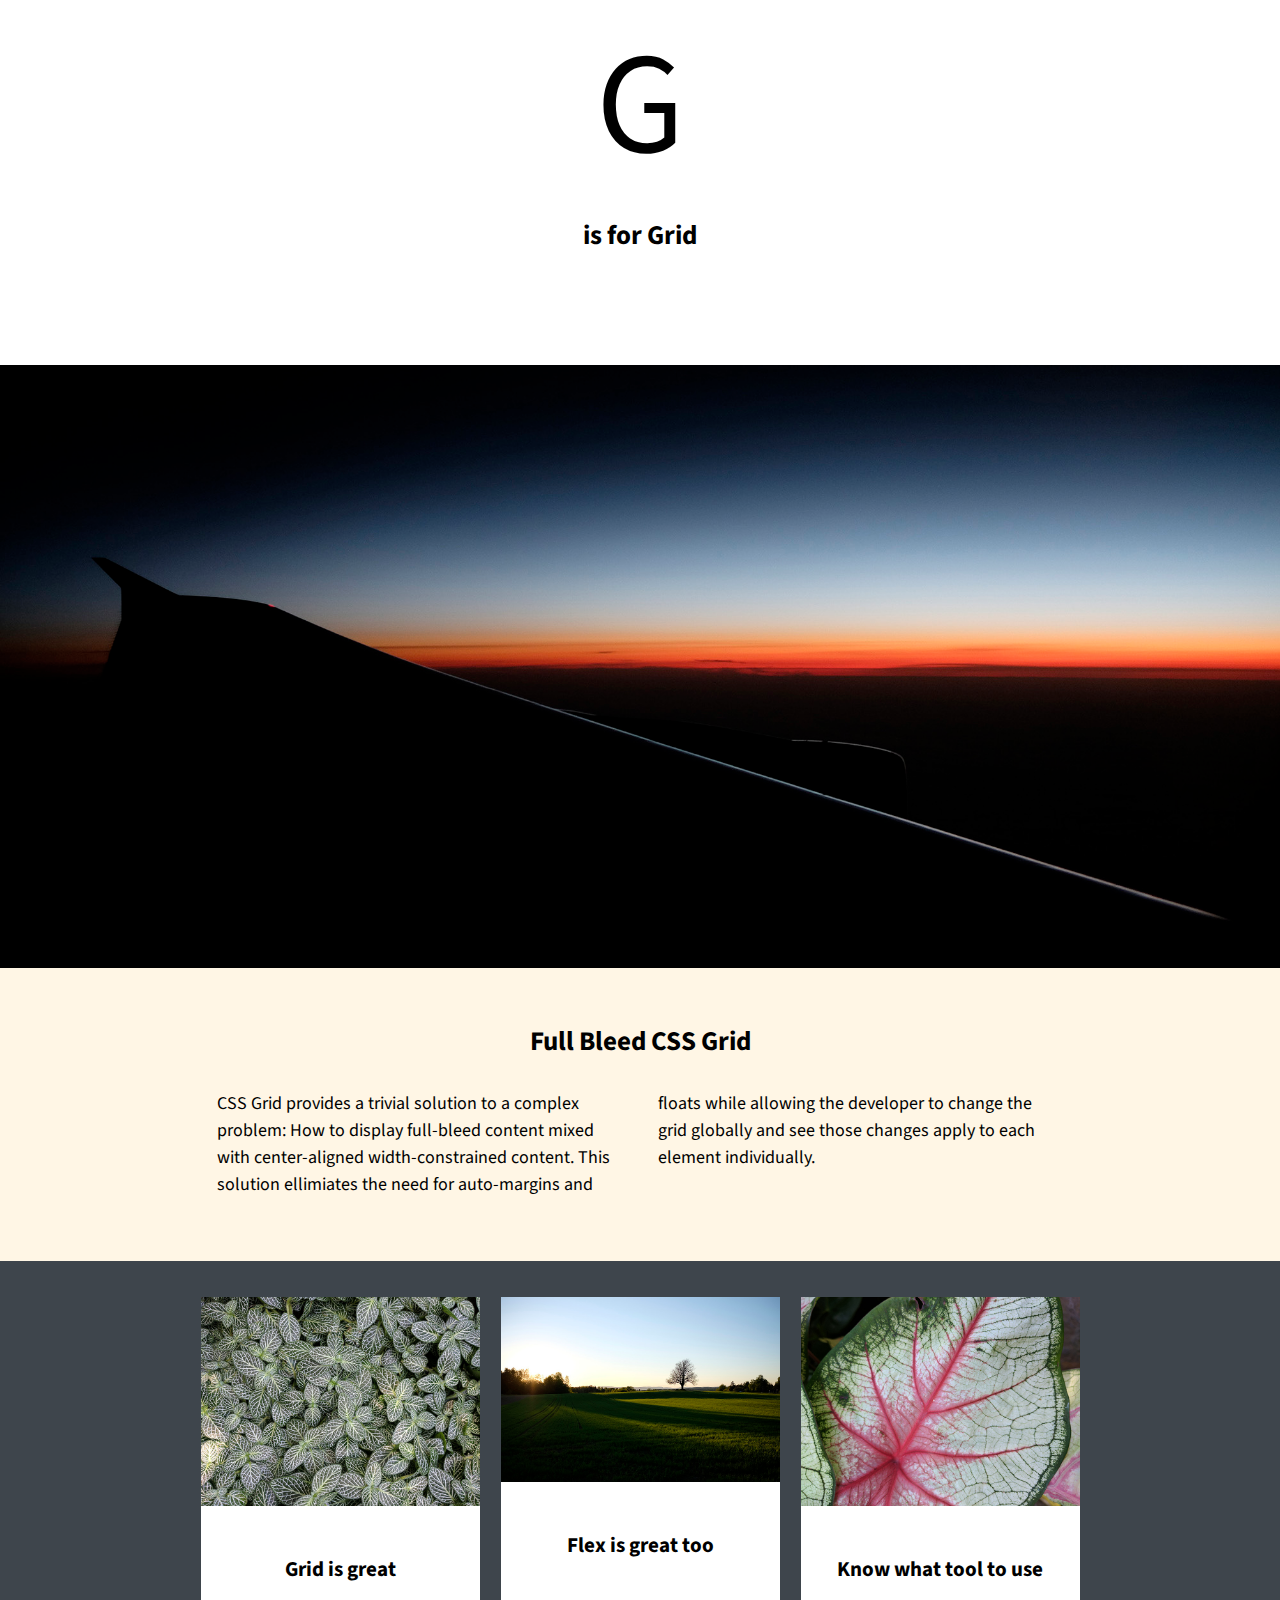
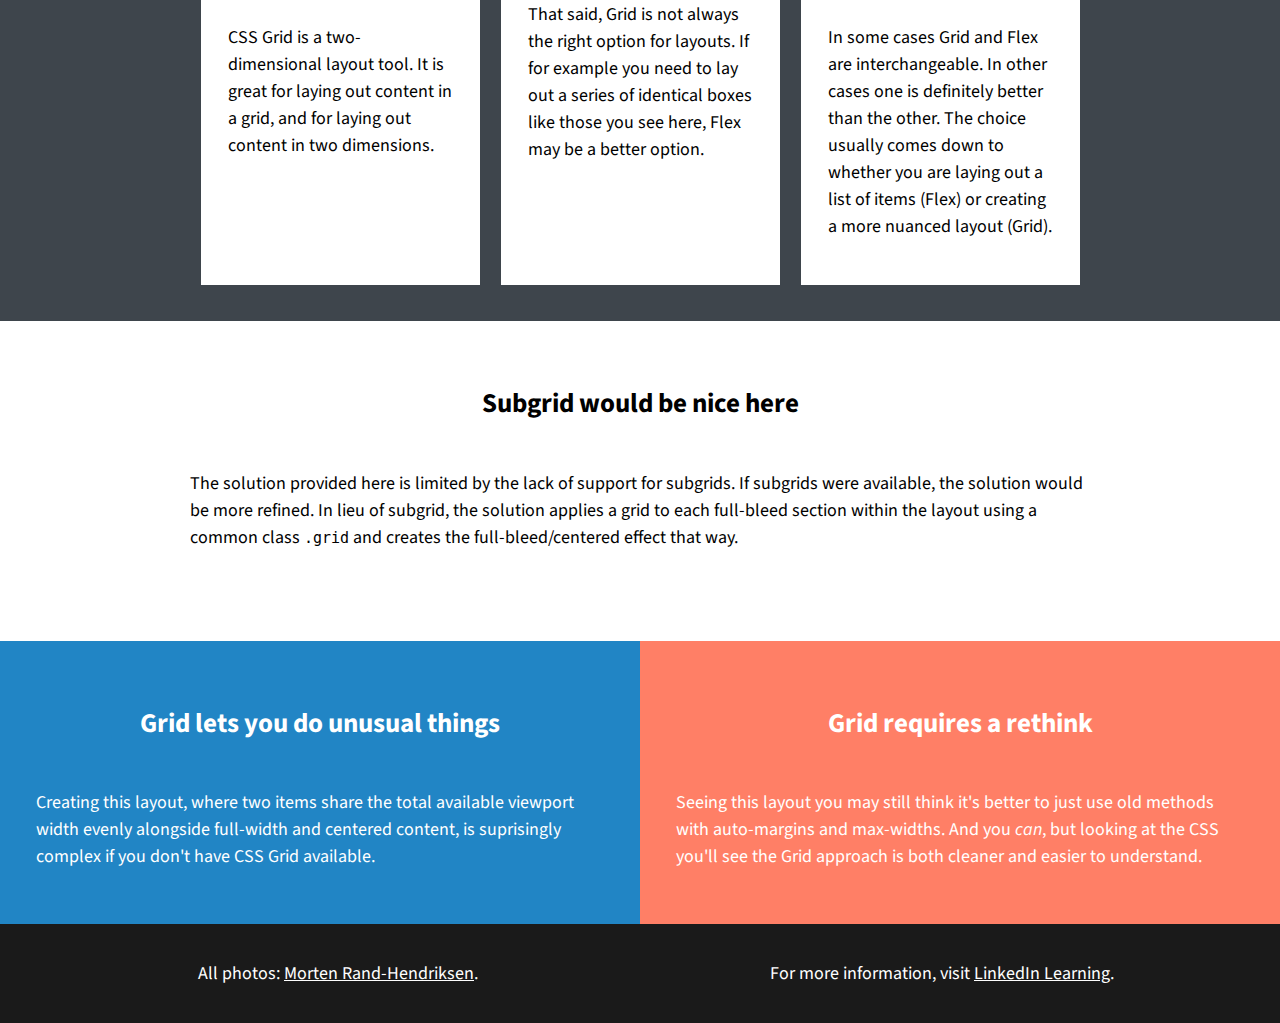
<file: Full-Bleed-Single-Column-Layout/index.html>
<!DOCTYPE html>
<html lang="en-US">

<head>
    <meta charset="UTF-8">
    <meta name="viewport" content="width=device-width, initial-scale=1">
    <title>Basic Grid Demo</title>
    <link href="https://fonts.googleapis.com/css?family=PT+Serif:400,400i,700,700i|Source+Sans+Pro:400,400i,600,600i" rel="stylesheet">
    <link rel="stylesheet" href="style-main.css" type="text/css" media="all">
</head>

<body class="site">
    <a class="skip-link screen-reader-text" href="#content">Skip to content</a>

    <header class="masthead">
        <div class="logo">G</div>
        <h2 class="site-title">is for Grid</h2>
        <img src="images/wing.jpg" alt="The sun sets behind the wing of an airliner.">
    </header><!-- .masthead -->

    <main id="content" class="main-area">
        <section class="splash">
            <div class="splash-content">
                <h2 class="content-title">Full Bleed CSS Grid</h2>
                <div class="splash-text">
                    <p>CSS Grid provides a trivial solution to a complex problem: How to display full-bleed content mixed with center-aligned width-constrained content. This solution ellimiates the need for auto-margins and floats while allowing the developer to change the grid globally and see those changes apply to each element individually.</p>
                </div><!-- .splash-text -->
            </div><!-- .splash-content -->
        </section><!-- .splash -->

        <section class="buckets">
            <ul>
                <li>
                    <img src="images/nerve.jpg" alt="The leaves of a Nerve Plant.">
                    <div class="bucket">
                        <h3 class="bucket-title">Grid is great</h3>
                        <p>CSS Grid is a two-dimensional layout tool. It is great for laying out content in a grid, and for laying out content in two dimensions.</p>
                    </div><!-- .bucket -->
                </li>
                <li>
                    <img src="images/tree.jpg" alt="A solitary tree in a field.">
                    <div class="bucket">
                        <h3 class="bucket-title">Flex is great too</h3>
                        <p>That said, Grid is not always the right option for layouts. If for example you need to lay out a series of identical boxes like those you see here, Flex may be a better option.</p>
                    </div><!-- .bucket -->
                </li>
                <li>
                    <img src="images/lines.jpg" alt="The leaf of a tropical plant.">
                    <div class="bucket">
                        <h3 class="bucket-title">Know what tool to use</h3>
                        <p>In some cases Grid and Flex are interchangeable. In other cases one is definitely better than the other. The choice usually comes down to whether you are laying out a list of items (Flex) or creating a more nuanced layout (Grid).</p>
                    </div><!-- .bucket -->
                </li>
            </ul>
        </section><!-- .buckets -->

        <section class="more">
            <div class="more-content">
                <h2 class="content-title">Subgrid would be nice here</h2>
                <p>The solution provided here is limited by the lack of support for subgrids. If subgrids were available, the solution would be more refined. In lieu of subgrid, the solution applies a grid to each full-bleed section within the layout using a common class <code>.grid</code> and creates the full-bleed/centered effect that way.<p>
            </div><!-- .more-content -->
        </section><!-- .more -->

        <section class="twins">
            <div class="twin">
                <h2 class="content-title">Grid lets you do unusual things</h2>
                <p>Creating this layout, where two items share the total available viewport width evenly alongside full-width and centered content, is suprisingly complex if you don't have CSS Grid available.</p>
            </div>
            <div class="twin">
                <h2 class="content-title">Grid requires a rethink</h2>
                <p>Seeing this layout you may still think it's better to just use old methods with auto-margins and max-widths. And you <em>can</em>, but looking at the CSS you'll see the Grid approach is both cleaner and easier to understand.</p>
            </div>
        </section><!-- .twins -->
    </main>

    <footer class="colophon">
		<aside>All photos: <a href="https://twitter.com/mor10" target="_blank" rel="nofollow">Morten Rand-Hendriksen</a>.</aside>
        <aside>For more information, visit <a href="https://linkedin.com/learning" target="_blank" rel="nofollow">LinkedIn Learning</a>.</aside>
    </footer>

</body>

</html>
</file>
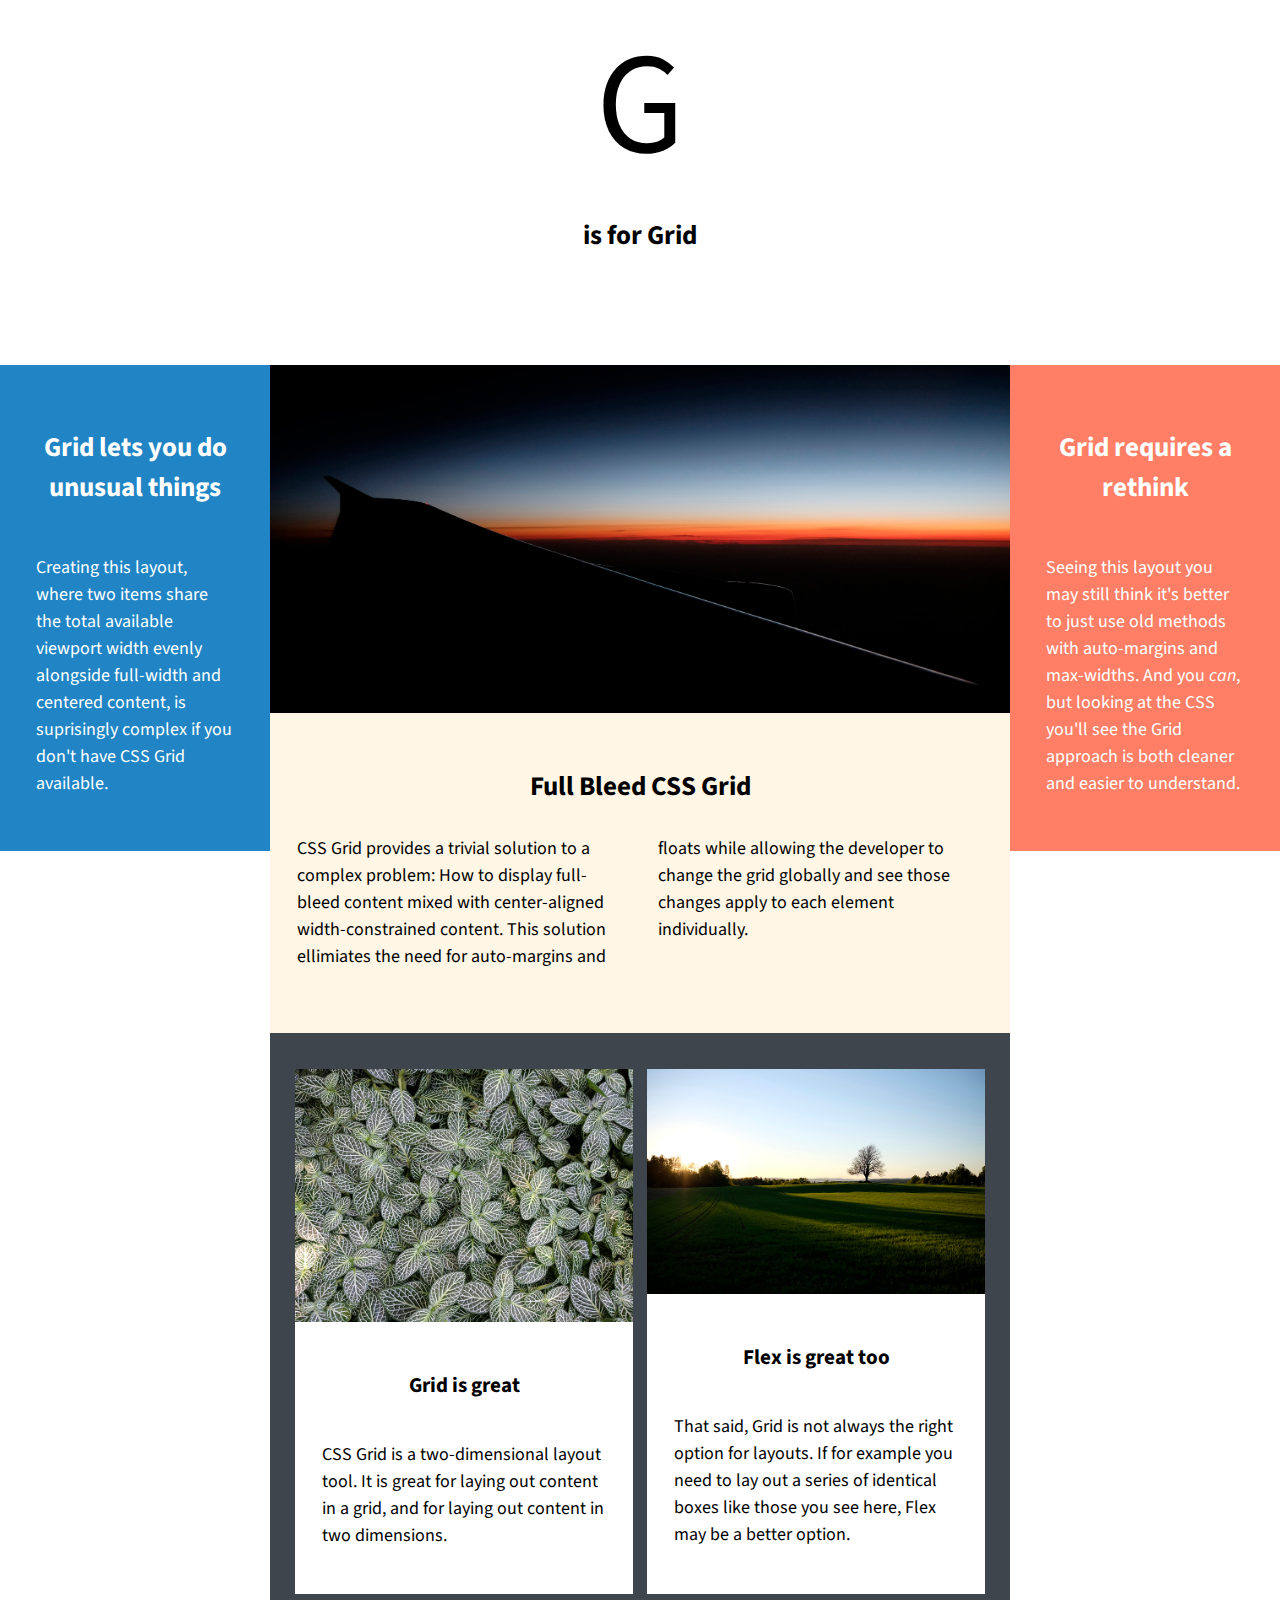
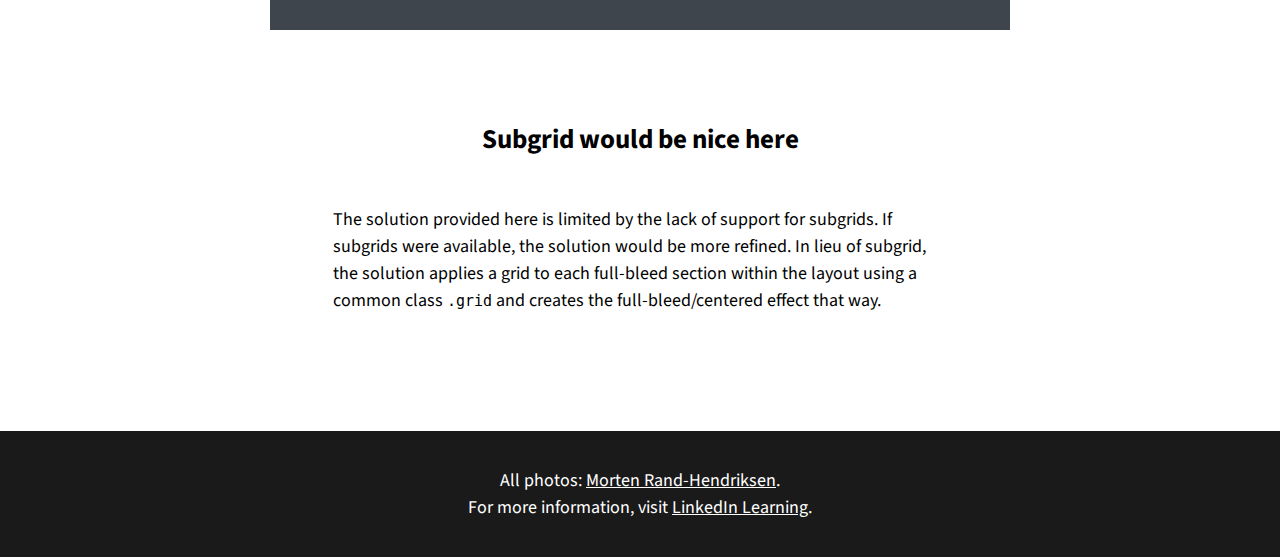
<file: Multi-Column-Layout/index.html>
<!DOCTYPE html>
<html lang="en-US">
  <head>
    <meta charset="UTF-8" />
    <meta name="viewport" content="width=device-width, initial-scale=1" />
    <title>Basic Grid Demo</title>
    <link
      href="https://fonts.googleapis.com/css?family=PT+Serif:400,400i,700,700i|Source+Sans+Pro:400,400i,600,600i"
      rel="stylesheet"
    />
    <link
      rel="stylesheet"
      href="style-main-magic.css"
      type="text/css"
      media="all"
    />
  </head>

  <body class="site">
    <a class="skip-link screen-reader-text" href="#content">Skip to content</a>

    <header class="masthead">
      <div class="logo">G</div>
      <h2 class="site-title">is for Grid</h2>
    </header>
    <!-- .masthead -->

    <figure class="feature">
      <img
        src="images/wing.jpg"
        alt="The sun sets behind the wing of an airliner."
      />
    </figure>

    <main id="content" class="main-area">
      <section class="splash">
        <div class="splash-content">
          <h2 class="content-title">Full Bleed CSS Grid</h2>
          <div class="splash-text">
            <p>
              CSS Grid provides a trivial solution to a complex problem: How to
              display full-bleed content mixed with center-aligned
              width-constrained content. This solution ellimiates the need for
              auto-margins and floats while allowing the developer to change the
              grid globally and see those changes apply to each element
              individually.
            </p>
          </div>
          <!-- .splash-text -->
        </div>
        <!-- .splash-content -->
      </section>
      <!-- .splash -->

      <section class="buckets">
        <ul>
          <li>
            <img src="images/nerve.jpg" alt="The leaves of a Nerve Plant." />
            <div class="bucket">
              <h3 class="bucket-title">Grid is great</h3>
              <p>
                CSS Grid is a two-dimensional layout tool. It is great for
                laying out content in a grid, and for laying out content in two
                dimensions.
              </p>
            </div>
            <!-- .bucket -->
          </li>
          <li>
            <img src="images/tree.jpg" alt="A solitary tree in a field." />
            <div class="bucket">
              <h3 class="bucket-title">Flex is great too</h3>
              <p>
                That said, Grid is not always the right option for layouts. If
                for example you need to lay out a series of identical boxes like
                those you see here, Flex may be a better option.
              </p>
            </div>
            <!-- .bucket -->
          </li>
        </ul>
      </section>
      <!-- .buckets -->

      <section class="more">
        <div class="more-content">
          <h2 class="content-title">Subgrid would be nice here</h2>
          <p>
            The solution provided here is limited by the lack of support for
            subgrids. If subgrids were available, the solution would be more
            refined. In lieu of subgrid, the solution applies a grid to each
            full-bleed section within the layout using a common class
            <code>.grid</code> and creates the full-bleed/centered effect that
            way.
          </p>
          <p></p>
        </div>

        <!-- .more-content -->
      </section>
      <!-- .more -->
    </main>

    <aside class="sidebar">
      <div class="twin">
        <h2 class="content-title">Grid lets you do unusual things</h2>
        <p>
          Creating this layout, where two items share the total available
          viewport width evenly alongside full-width and centered content, is
          suprisingly complex if you don't have CSS Grid available.
        </p>
      </div>
      <div class="twin">
        <h2 class="content-title">Grid requires a rethink</h2>
        <p>
          Seeing this layout you may still think it's better to just use old
          methods with auto-margins and max-widths. And you <em>can</em>, but
          looking at the CSS you'll see the Grid approach is both cleaner and
          easier to understand.
        </p>
      </div>
    </aside>
    <!-- .sidebar -->

    <footer class="colophon">
      <aside>
        All photos:
        <a href="https://twitter.com/mor10" target="_blank" rel="nofollow"
          >Morten Rand-Hendriksen</a
        >.
      </aside>
      <aside>
        For more information, visit
        <a href="https://linkedin.com/learning" target="_blank" rel="nofollow"
          >LinkedIn Learning</a
        >.
      </aside>
    </footer>
  </body>
</html>
</file>
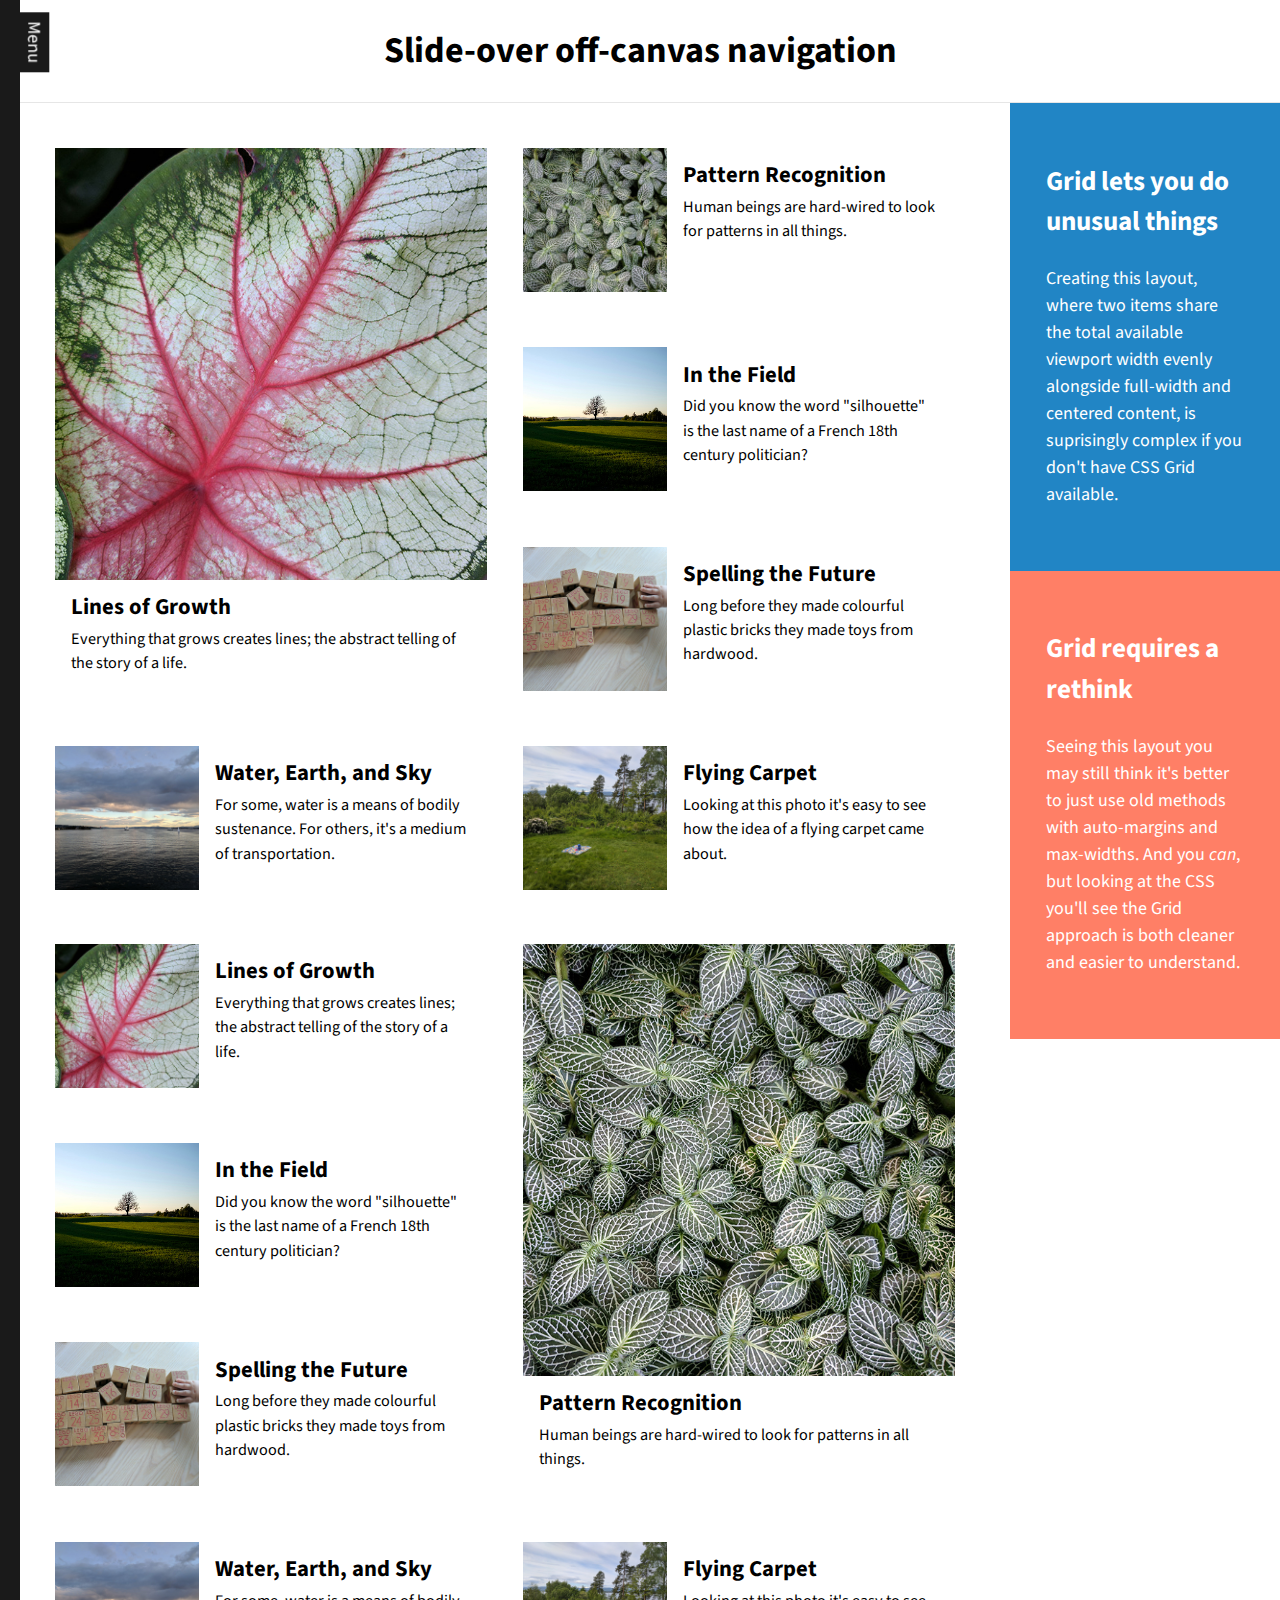
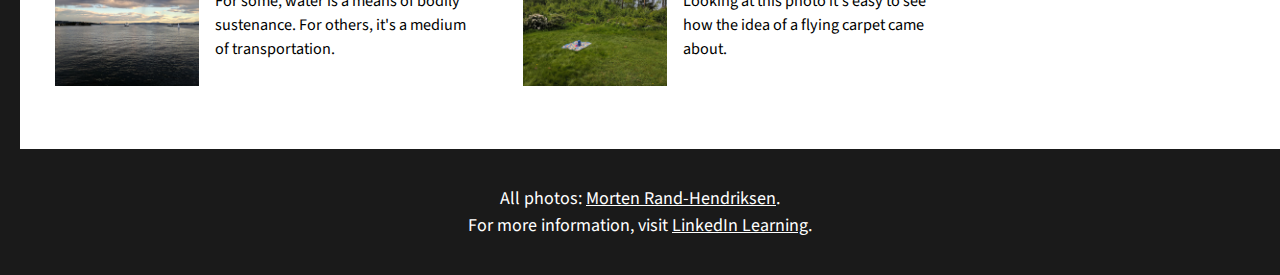
<file: accessible-off-screen-navigation-layouts/off-screen-to-cover-navigation/index.html>
<!DOCTYPE html>
<html lang="en-US">

<head>
    <meta charset="UTF-8">
    <meta name="viewport" content="width=device-width, initial-scale=1">
    <title>Slide-over off-canvas navigation with CSS Grid</title>
    <link href="https://fonts.googleapis.com/css?family=PT+Serif:400,400i,700,700i|Source+Sans+Pro:400,400i,600,600i" rel="stylesheet">
    <link rel="stylesheet" href="style-main.css" type="text/css" media="all">
	<script src="functions.js" defer></script>
</head>

<body class="site">
    <a class="skip-link screen-reader-text" href="#content">Skip to content</a>

    <header class="masthead">
        <h1 class="site-title">Slide-over off-canvas navigation</h1>
    </header><!-- .masthead -->

	<section class="main-nav">
		<button class="trigger" aria-expanded="false">Menu<span class="screen-reader-text">Reveal menu</span></button>

		<nav>
			<ul>
				<li><a href="#">Home</a></li>
				<li><a href="#">About</a></li>
				<li><a href="#">Resources</a></li>
				<li><a href="#">Tutorials</a></li>
				<li><a href="#">Contact</a></li>
			</ul>
		</nav>
	</section><!-- .main-nav -->

    <main id="content" class="main-area">
        <ul class="cards">
            <li class="card-item double">
                <a href="#">
                    <figure class="card">
                        <img src="images/lines.jpg" alt="Lines on a tropical leaf.">
                        <figcaption class="caption">
                            <h3 class="caption-title">Lines of Growth</h3>
							<p>Everything that grows creates lines; the abstract telling of the story of a life.</p>
                        </figcaption>
                    </figure>
                </a>
            </li>
            <li class="card-item">
                <a href="#">
                    <figure class="card">
                        <img src="images/nerve.jpg" alt="Leaves of the Nerve Plant.">
                        <figcaption class="caption">
                            <h3 class="caption-title">Pattern Recognition</h3>
							<p>Human beings are hard-wired to look for patterns in all things.</p>
                        </figcaption>
                    </figure>
                </a>
            </li>
            <li class="card-item">
                <a href="#">
                    <figure class="card">
                        <img src="images/tree.jpg" alt="The silhouette of a tree during sundown.">
                        <figcaption class="caption">
                            <h3 class="caption-title">In the Field</h3>
							<p>Did you know the word "silhouette" is the last name of a French 18th century politician?</p>
                        </figcaption>
                    </figure>
                </a>
            </li>
            <li class="card-item">
                <a href="#">
                    <figure class="card">
                        <img src="images/blocks.jpg" alt="Classic wooden letter blocks.">
                        <figcaption class="caption">
                            <h3 class="caption-title">Spelling the Future</h3>
							<p>Long before they made colourful plastic bricks they made toys from hardwood.</p>
                        </figcaption>
                    </figure>
                </a>
            </li>
            <li class="card-item">
                <a href="#">
                    <figure class="card">
                        <img src="images/fjord.jpg" alt="Sundown over the Oslo fjord.">
                        <figcaption class="caption">
                            <h3 class="caption-title">Water, Earth, and Sky</h3>
							<p>For some, water is a means of bodily sustenance. For others, it's a medium of transportation.</p>
                        </figcaption>
                    </figure>
                </a>
            </li>
            <li class="card-item">
                <a href="#">
                    <figure class="card">
                        <img src="images/grass.jpg" alt="A baby sits on a carpet in the grass.">
                        <figcaption class="caption">
                            <h3 class="caption-title">Flying Carpet</h3>
							<p>Looking at this photo it's easy to see how the idea of a flying carpet came about.</p>
                        </figcaption>
                    </figure>
                </a>
            </li>
			<li class="card-item">
                <a href="#">
                    <figure class="card">
                        <img src="images/lines.jpg" alt="Lines on a tropical leaf.">
                        <figcaption class="caption">
                            <h3 class="caption-title">Lines of Growth</h3>
							<p>Everything that grows creates lines; the abstract telling of the story of a life.</p>
                        </figcaption>
                    </figure>
                </a>
            </li>
            <li class="card-item double">
                <a href="#">
                    <figure class="card">
                        <img src="images/nerve.jpg" alt="Leaves of the Nerve Plant.">
                        <figcaption class="caption">
                            <h3 class="caption-title">Pattern Recognition</h3>
							<p>Human beings are hard-wired to look for patterns in all things.</p>
                        </figcaption>
                    </figure>
                </a>
            </li>
            <li class="card-item">
                <a href="#">
                    <figure class="card">
                        <img src="images/tree.jpg" alt="The silhouette of a tree during sundown.">
                        <figcaption class="caption">
                            <h3 class="caption-title">In the Field</h3>
							<p>Did you know the word "silhouette" is the last name of a French 18th century politician?</p>
                        </figcaption>
                    </figure>
                </a>
            </li>
            <li class="card-item">
                <a href="#">
                    <figure class="card">
                        <img src="images/blocks.jpg" alt="Classic wooden letter blocks.">
                        <figcaption class="caption">
                            <h3 class="caption-title">Spelling the Future</h3>
							<p>Long before they made colourful plastic bricks they made toys from hardwood.</p>
                        </figcaption>
                    </figure>
                </a>
            </li>
            <li class="card-item">
                <a href="#">
                    <figure class="card">
                        <img src="images/fjord.jpg" alt="Sundown over the Oslo fjord.">
                        <figcaption class="caption">
                            <h3 class="caption-title">Water, Earth, and Sky</h3>
							<p>For some, water is a means of bodily sustenance. For others, it's a medium of transportation.</p>
                        </figcaption>
                    </figure>
                </a>
            </li>
            <li class="card-item">
                <a href="#">
                    <figure class="card">
                        <img src="images/grass.jpg" alt="A baby sits on a carpet in the grass.">
                        <figcaption class="caption">
                            <h3 class="caption-title">Flying Carpet</h3>
							<p>Looking at this photo it's easy to see how the idea of a flying carpet came about.</p>
                        </figcaption>
                    </figure>
                </a>
            </li>

        </ul>
    </main>

	<section class="sidebar">
		<aside class="twin">
			<h2 class="content-title">Grid lets you do unusual things</h2>
			<p>Creating this layout, where two items share the total available viewport width evenly alongside full-width and centered content, is suprisingly complex if you don't have CSS Grid available.</p>
		</aside>
		<aside class="twin">
			<h2 class="content-title">Grid requires a rethink</h2>
			<p>Seeing this layout you may still think it's better to just use old methods with auto-margins and max-widths. And you <em>can</em>, but looking at the CSS you'll see the Grid approach is both cleaner and easier to understand.</p>
		</aside>
	</section><!-- .twins -->

	<footer class="colophon">
		<aside>All photos: <a href="https://twitter.com/mor10" target="_blank" rel="nofollow">Morten Rand-Hendriksen</a>.</aside>
        <aside>For more information, visit <a href="https://linkedin.com/learning" target="_blank" rel="nofollow">LinkedIn Learning</a>.</aside>
    </footer>

</body>

</html>
</file>
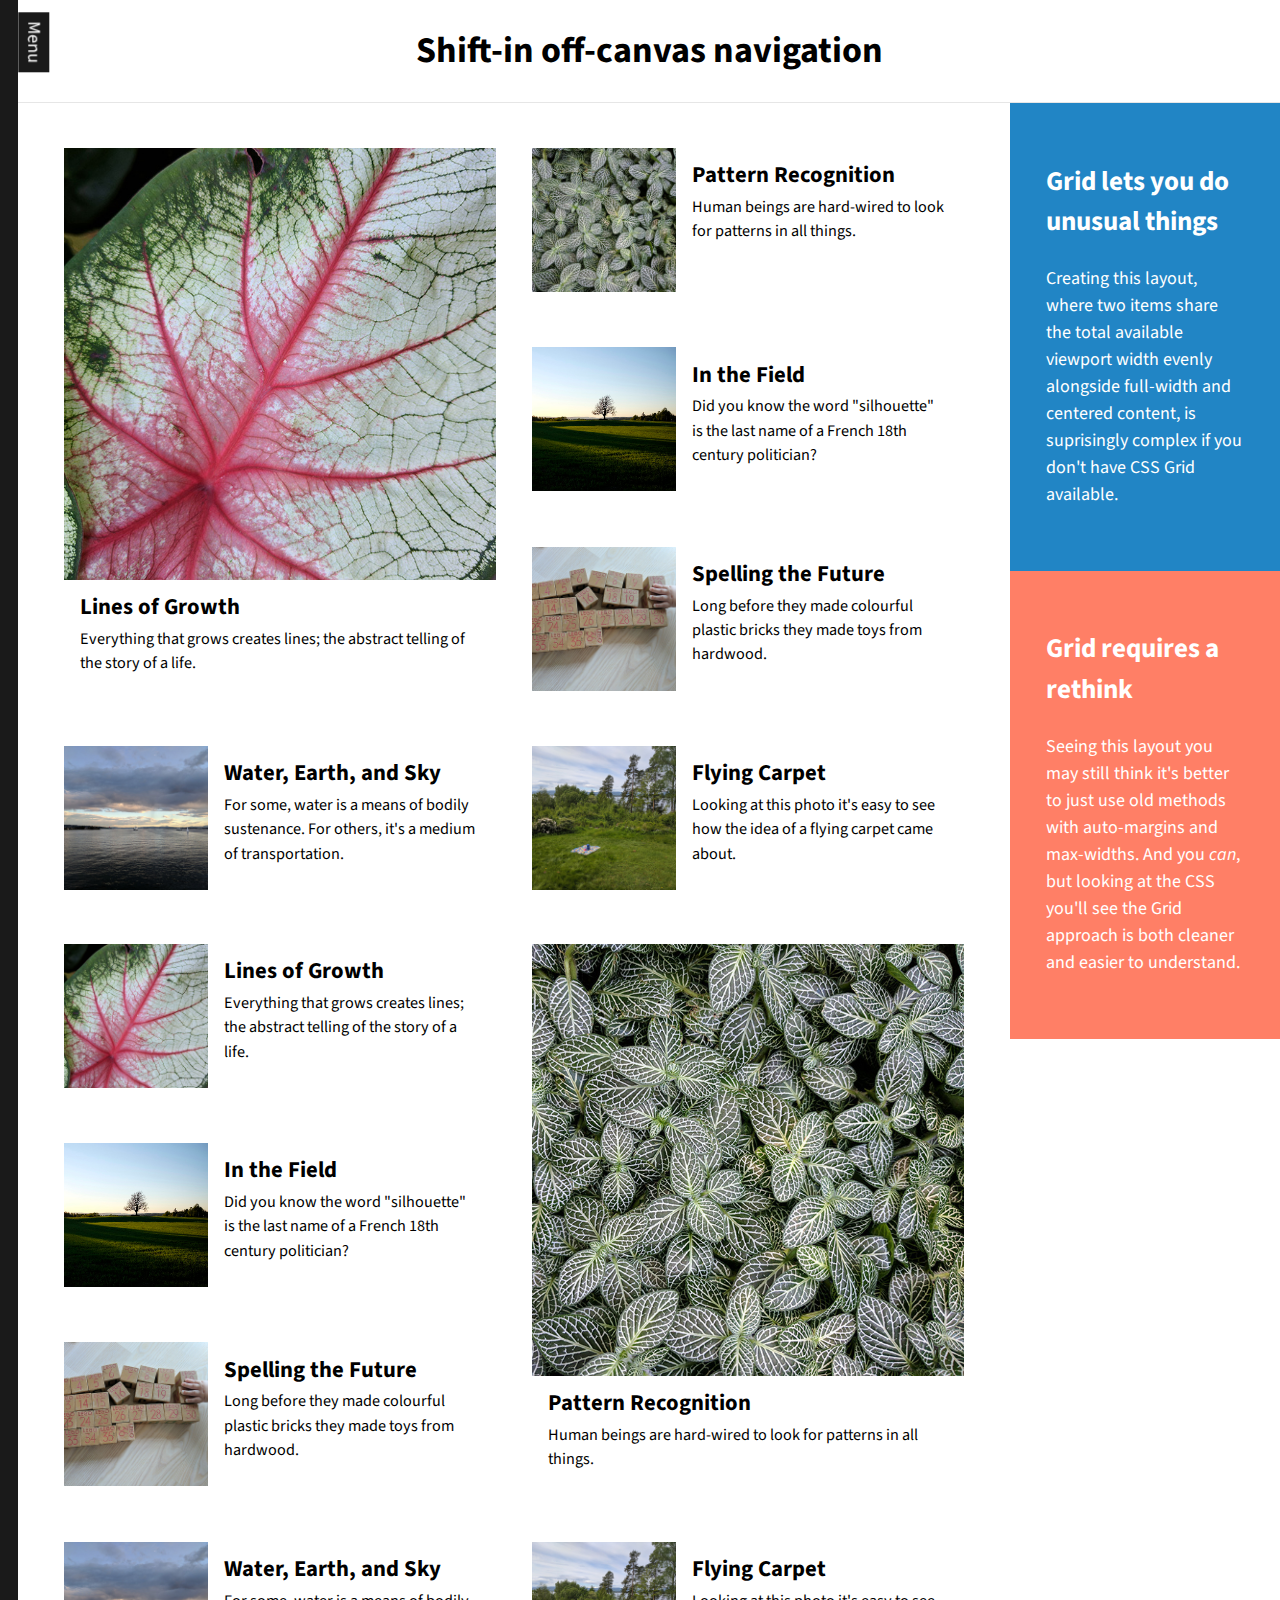
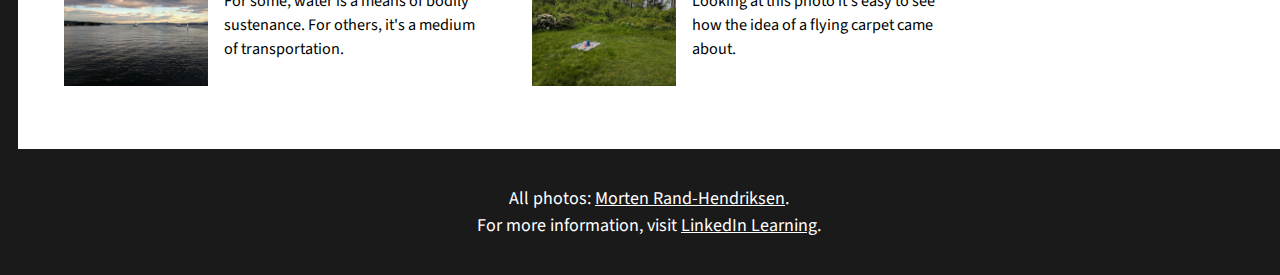
<file: accessible-off-screen-navigation-layouts/shift-in-off-canvas-navigation/index.html>
<!DOCTYPE html>
<html lang="en-US">

<head>
    <meta charset="UTF-8">
    <meta name="viewport" content="width=device-width, initial-scale=1">
    <title>Shift-in off-canvas navigation with CSS Grid</title>
    <link href="https://fonts.googleapis.com/css?family=PT+Serif:400,400i,700,700i|Source+Sans+Pro:400,400i,600,600i" rel="stylesheet">
    <link rel="stylesheet" href="style-main.css" type="text/css" media="all">
	<script src="functions.js" defer></script>
</head>

<body class="site">
    <a class="skip-link screen-reader-text" href="#content">Skip to content</a>

    <header class="masthead">
        <h1 class="site-title">Shift-in off-canvas navigation</h1>
    </header><!-- .masthead -->

	<section class="main-nav">
		<button class="trigger" aria-expanded="false">Menu<span class="screen-reader-text">Reveal menu</span></button>

		<nav>
			<ul>
				<li><a href="#">Home</a></li>
				<li><a href="#">About</a></li>
				<li><a href="#">Resources</a></li>
				<li><a href="#">Tutorials</a></li>
				<li><a href="#">Contact</a></li>
			</ul>
		</nav>
	</section><!-- .main-nav -->

    <main id="content" class="main-area">
        <ul class="cards">
            <li class="card-item double">
                <a href="#">
                    <figure class="card">
                        <img src="images/lines.jpg" alt="Lines on a tropical leaf.">
                        <figcaption class="caption">
                            <h3 class="caption-title">Lines of Growth</h3>
							<p>Everything that grows creates lines; the abstract telling of the story of a life.</p>
                        </figcaption>
                    </figure>
                </a>
            </li>
            <li class="card-item">
                <a href="#">
                    <figure class="card">
                        <img src="images/nerve.jpg" alt="Leaves of the Nerve Plant.">
                        <figcaption class="caption">
                            <h3 class="caption-title">Pattern Recognition</h3>
							<p>Human beings are hard-wired to look for patterns in all things.</p>
                        </figcaption>
                    </figure>
                </a>
            </li>
            <li class="card-item">
                <a href="#">
                    <figure class="card">
                        <img src="images/tree.jpg" alt="The silhouette of a tree during sundown.">
                        <figcaption class="caption">
                            <h3 class="caption-title">In the Field</h3>
							<p>Did you know the word "silhouette" is the last name of a French 18th century politician?</p>
                        </figcaption>
                    </figure>
                </a>
            </li>
            <li class="card-item">
                <a href="#">
                    <figure class="card">
                        <img src="images/blocks.jpg" alt="Classic wooden letter blocks.">
                        <figcaption class="caption">
                            <h3 class="caption-title">Spelling the Future</h3>
							<p>Long before they made colourful plastic bricks they made toys from hardwood.</p>
                        </figcaption>
                    </figure>
                </a>
            </li>
            <li class="card-item">
                <a href="#">
                    <figure class="card">
                        <img src="images/fjord.jpg" alt="Sundown over the Oslo fjord.">
                        <figcaption class="caption">
                            <h3 class="caption-title">Water, Earth, and Sky</h3>
							<p>For some, water is a means of bodily sustenance. For others, it's a medium of transportation.</p>
                        </figcaption>
                    </figure>
                </a>
            </li>
            <li class="card-item">
                <a href="#">
                    <figure class="card">
                        <img src="images/grass.jpg" alt="A baby sits on a carpet in the grass.">
                        <figcaption class="caption">
                            <h3 class="caption-title">Flying Carpet</h3>
							<p>Looking at this photo it's easy to see how the idea of a flying carpet came about.</p>
                        </figcaption>
                    </figure>
                </a>
            </li>
			<li class="card-item">
                <a href="#">
                    <figure class="card">
                        <img src="images/lines.jpg" alt="Lines on a tropical leaf.">
                        <figcaption class="caption">
                            <h3 class="caption-title">Lines of Growth</h3>
							<p>Everything that grows creates lines; the abstract telling of the story of a life.</p>
                        </figcaption>
                    </figure>
                </a>
            </li>
            <li class="card-item double">
                <a href="#">
                    <figure class="card">
                        <img src="images/nerve.jpg" alt="Leaves of the Nerve Plant.">
                        <figcaption class="caption">
                            <h3 class="caption-title">Pattern Recognition</h3>
							<p>Human beings are hard-wired to look for patterns in all things.</p>
                        </figcaption>
                    </figure>
                </a>
            </li>
            <li class="card-item">
                <a href="#">
                    <figure class="card">
                        <img src="images/tree.jpg" alt="The silhouette of a tree during sundown.">
                        <figcaption class="caption">
                            <h3 class="caption-title">In the Field</h3>
							<p>Did you know the word "silhouette" is the last name of a French 18th century politician?</p>
                        </figcaption>
                    </figure>
                </a>
            </li>
            <li class="card-item">
                <a href="#">
                    <figure class="card">
                        <img src="images/blocks.jpg" alt="Classic wooden letter blocks.">
                        <figcaption class="caption">
                            <h3 class="caption-title">Spelling the Future</h3>
							<p>Long before they made colourful plastic bricks they made toys from hardwood.</p>
                        </figcaption>
                    </figure>
                </a>
            </li>
            <li class="card-item">
                <a href="#">
                    <figure class="card">
                        <img src="images/fjord.jpg" alt="Sundown over the Oslo fjord.">
                        <figcaption class="caption">
                            <h3 class="caption-title">Water, Earth, and Sky</h3>
							<p>For some, water is a means of bodily sustenance. For others, it's a medium of transportation.</p>
                        </figcaption>
                    </figure>
                </a>
            </li>
            <li class="card-item">
                <a href="#">
                    <figure class="card">
                        <img src="images/grass.jpg" alt="A baby sits on a carpet in the grass.">
                        <figcaption class="caption">
                            <h3 class="caption-title">Flying Carpet</h3>
							<p>Looking at this photo it's easy to see how the idea of a flying carpet came about.</p>
                        </figcaption>
                    </figure>
                </a>
            </li>

        </ul>
    </main>

	<section class="sidebar">
		<aside class="twin">
			<h2 class="content-title">Grid lets you do unusual things</h2>
			<p>Creating this layout, where two items share the total available viewport width evenly alongside full-width and centered content, is suprisingly complex if you don't have CSS Grid available.</p>
		</aside>
		<aside class="twin">
			<h2 class="content-title">Grid requires a rethink</h2>
			<p>Seeing this layout you may still think it's better to just use old methods with auto-margins and max-widths. And you <em>can</em>, but looking at the CSS you'll see the Grid approach is both cleaner and easier to understand.</p>
		</aside>
	</section><!-- .twins -->

	<footer class="colophon">
		<aside>All photos: <a href="https://twitter.com/mor10" target="_blank" rel="nofollow">Morten Rand-Hendriksen</a>.</aside>
        <aside>For more information, visit <a href="https://linkedin.com/learning" target="_blank" rel="nofollow">LinkedIn Learning</a>.</aside>
    </footer>

</body>

</html>
</file>
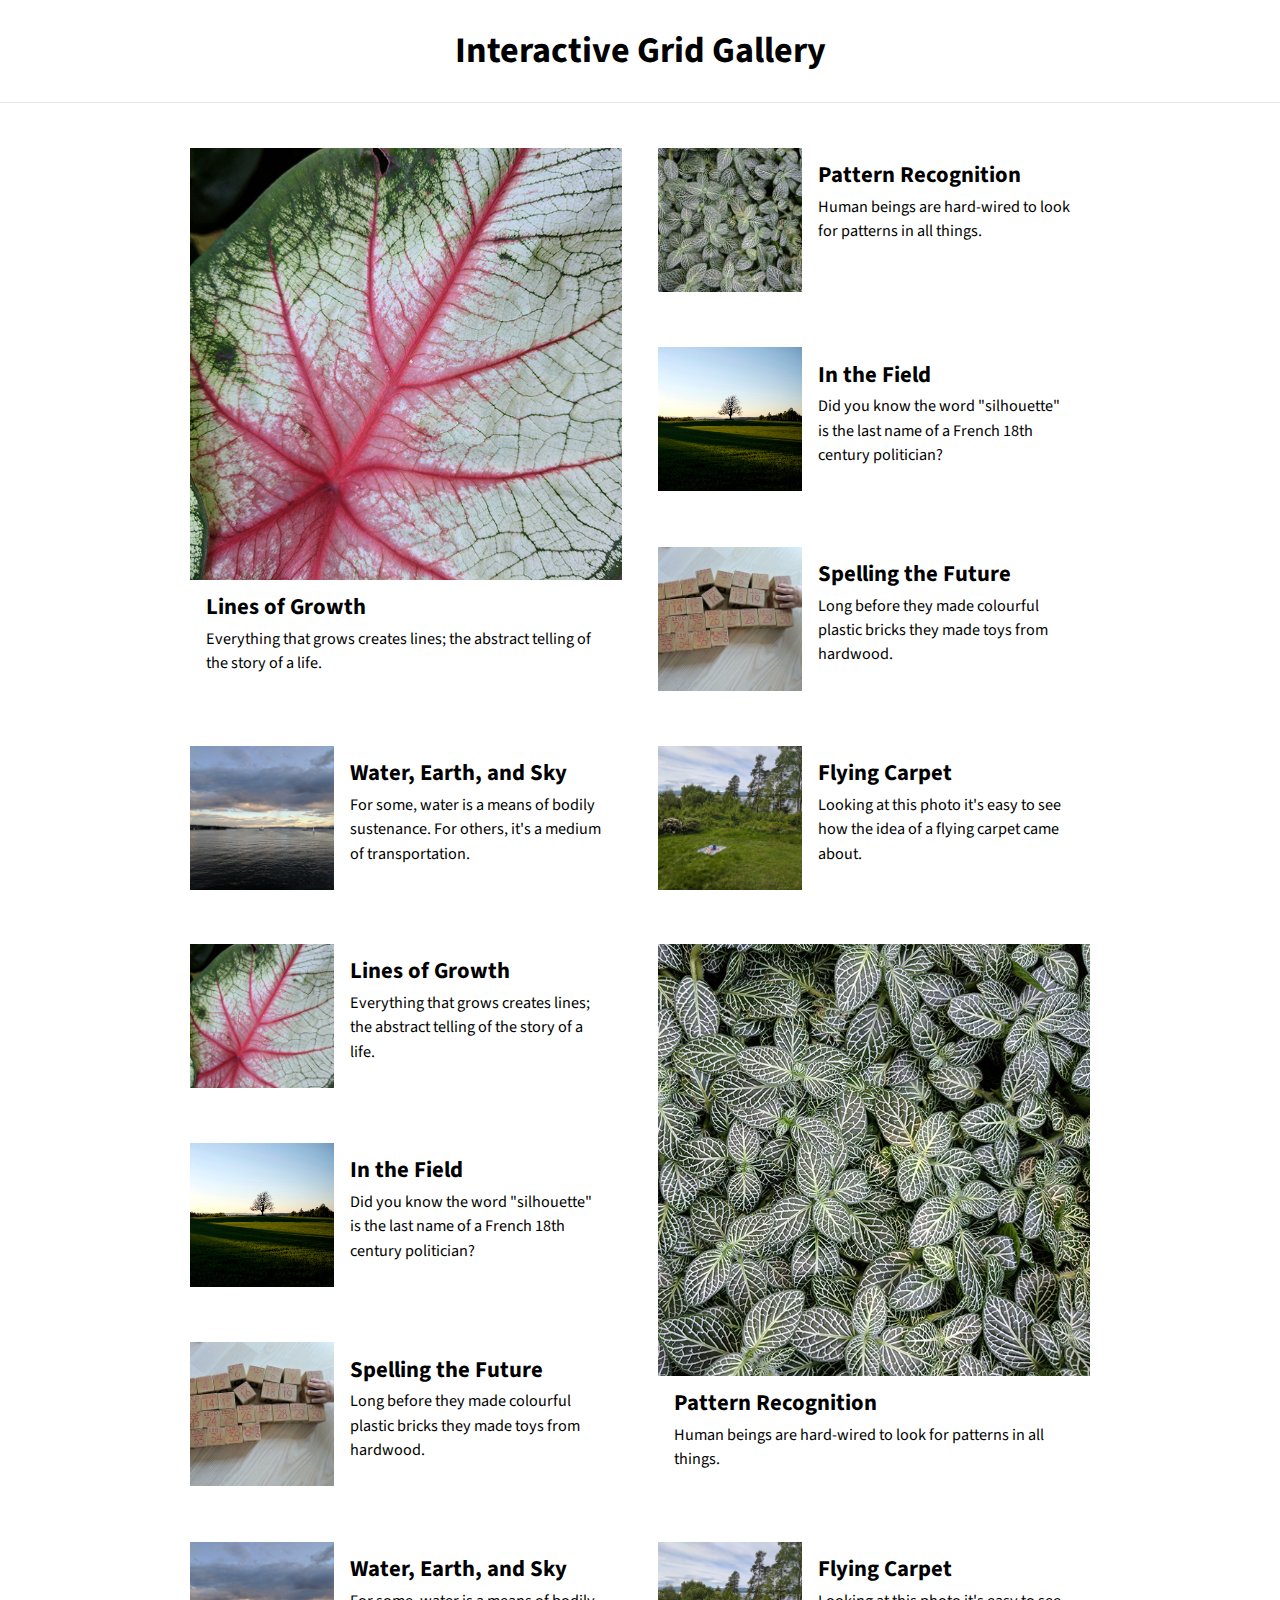
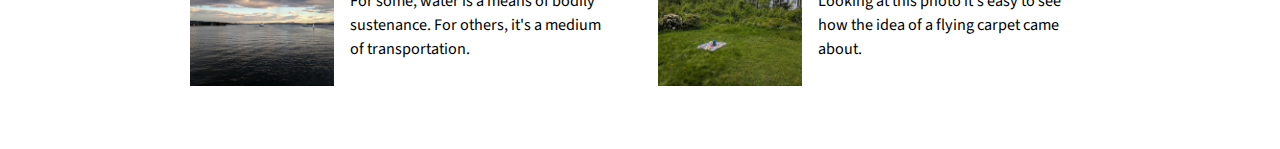
<file: Various-Card-Layouts/a-complex-magazine-style-grid/index.html>
<!DOCTYPE html>
<html lang="en-US">

<head>
    <meta charset="UTF-8">
    <meta name="viewport" content="width=device-width, initial-scale=1">
    <title>Basic Grid Demo</title>
    <link href="https://fonts.googleapis.com/css?family=PT+Serif:400,400i,700,700i|Source+Sans+Pro:400,400i,600,600i" rel="stylesheet">
    <link rel="stylesheet" href="style-main.css" type="text/css" media="all">
</head>

<body class="site">
    <a class="skip-link screen-reader-text" href="#content">Skip to content</a>

    <header class="masthead">
        <h1 class="site-title">Interactive Grid Gallery</h1>
    </header><!-- .masthead -->

    <main id="content" class="main-area">
        <ul class="cards">
            <li class="card-item double">
                <a href="#">
                    <figure class="card">
                        <img src="images/lines.jpg" alt="Lines on a tropical leaf.">
                        <figcaption class="caption">
                            <h3 class="caption-title">Lines of Growth</h3>
							<p>Everything that grows creates lines; the abstract telling of the story of a life.</p>
                        </figcaption>
                    </figure>
                </a>
            </li>
            <li class="card-item">
                <a href="#">
                    <figure class="card">
                        <img src="images/nerve.jpg" alt="Leaves of the Nerve Plant.">
                        <figcaption class="caption">
                            <h3 class="caption-title">Pattern Recognition</h3>
							<p>Human beings are hard-wired to look for patterns in all things.</p>
                        </figcaption>
                    </figure>
                </a>
            </li>
            <li class="card-item">
                <a href="#">
                    <figure class="card">
                        <img src="images/tree.jpg" alt="The silhouette of a tree during sundown.">
                        <figcaption class="caption">
                            <h3 class="caption-title">In the Field</h3>
							<p>Did you know the word "silhouette" is the last name of a French 18th century politician?</p>
                        </figcaption>
                    </figure>
                </a>
            </li>
            <li class="card-item">
                <a href="#">
                    <figure class="card">
                        <img src="images/blocks.jpg" alt="Classic wooden letter blocks.">
                        <figcaption class="caption">
                            <h3 class="caption-title">Spelling the Future</h3>
							<p>Long before they made colourful plastic bricks they made toys from hardwood.</p>
                        </figcaption>
                    </figure>
                </a>
            </li>
            <li class="card-item">
                <a href="#">
                    <figure class="card">
                        <img src="images/fjord.jpg" alt="Sundown over the Oslo fjord.">
                        <figcaption class="caption">
                            <h3 class="caption-title">Water, Earth, and Sky</h3>
							<p>For some, water is a means of bodily sustenance. For others, it's a medium of transportation.</p>
                        </figcaption>
                    </figure>
                </a>
            </li>
            <li class="card-item">
                <a href="#">
                    <figure class="card">
                        <img src="images/grass.jpg" alt="A baby sits on a carpet in the grass.">
                        <figcaption class="caption">
                            <h3 class="caption-title">Flying Carpet</h3>
							<p>Looking at this photo it's easy to see how the idea of a flying carpet came about.</p>
                        </figcaption>
                    </figure>
                </a>
            </li>
			<li class="card-item">
                <a href="#">
                    <figure class="card">
                        <img src="images/lines.jpg" alt="Lines on a tropical leaf.">
                        <figcaption class="caption">
                            <h3 class="caption-title">Lines of Growth</h3>
							<p>Everything that grows creates lines; the abstract telling of the story of a life.</p>
                        </figcaption>
                    </figure>
                </a>
            </li>
            <li class="card-item double">
                <a href="#">
                    <figure class="card">
                        <img src="images/nerve.jpg" alt="Leaves of the Nerve Plant.">
                        <figcaption class="caption">
                            <h3 class="caption-title">Pattern Recognition</h3>
							<p>Human beings are hard-wired to look for patterns in all things.</p>
                        </figcaption>
                    </figure>
                </a>
            </li>
            <li class="card-item">
                <a href="#">
                    <figure class="card">
                        <img src="images/tree.jpg" alt="The silhouette of a tree during sundown.">
                        <figcaption class="caption">
                            <h3 class="caption-title">In the Field</h3>
							<p>Did you know the word "silhouette" is the last name of a French 18th century politician?</p>
                        </figcaption>
                    </figure>
                </a>
            </li>
            <li class="card-item">
                <a href="#">
                    <figure class="card">
                        <img src="images/blocks.jpg" alt="Classic wooden letter blocks.">
                        <figcaption class="caption">
                            <h3 class="caption-title">Spelling the Future</h3>
							<p>Long before they made colourful plastic bricks they made toys from hardwood.</p>
                        </figcaption>
                    </figure>
                </a>
            </li>
            <li class="card-item">
                <a href="#">
                    <figure class="card">
                        <img src="images/fjord.jpg" alt="Sundown over the Oslo fjord.">
                        <figcaption class="caption">
                            <h3 class="caption-title">Water, Earth, and Sky</h3>
							<p>For some, water is a means of bodily sustenance. For others, it's a medium of transportation.</p>
                        </figcaption>
                    </figure>
                </a>
            </li>
            <li class="card-item">
                <a href="#">
                    <figure class="card">
                        <img src="images/grass.jpg" alt="A baby sits on a carpet in the grass.">
                        <figcaption class="caption">
                            <h3 class="caption-title">Flying Carpet</h3>
							<p>Looking at this photo it's easy to see how the idea of a flying carpet came about.</p>
                        </figcaption>
                    </figure>
                </a>
            </li>

        </ul>
    </main>


</body>

</html>
</file>
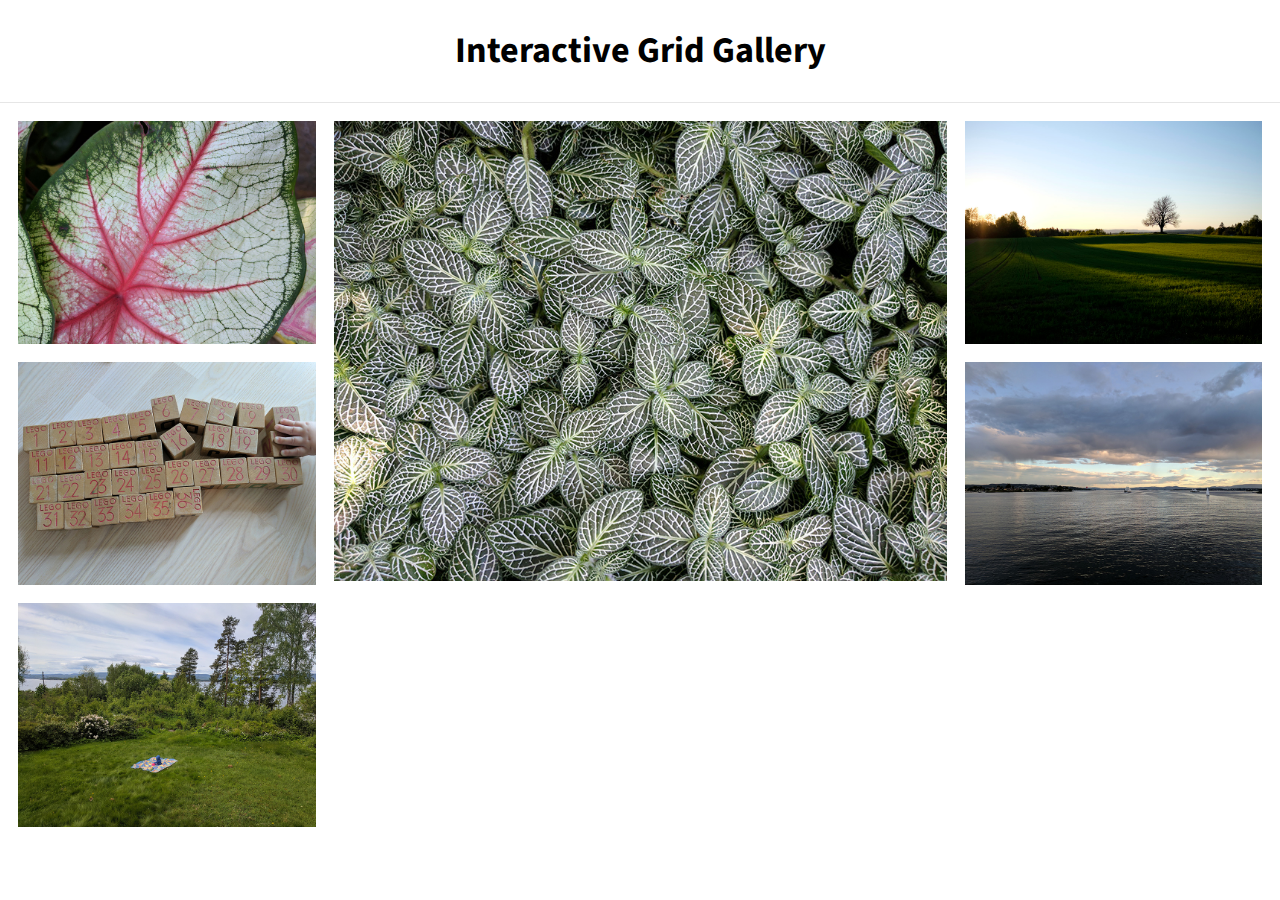
<file: Various-Card-Layouts/image-based-card/index.html>
<!DOCTYPE html>
<html lang="en-US">
  <head>
    <meta charset="UTF-8" />
    <meta name="viewport" content="width=device-width, initial-scale=1" />
    <title>Basic Grid Demo</title>
    <link
      href="https://fonts.googleapis.com/css?family=PT+Serif:400,400i,700,700i|Source+Sans+Pro:400,400i,600,600i"
      rel="stylesheet"
    />
    <link rel="stylesheet" href="style-main.css" type="text/css" media="all" />
  </head>

  <body class="site">
    <a class="skip-link screen-reader-text" href="#content">Skip to content</a>

    <header class="masthead">
      <h1 class="site-title">Interactive Grid Gallery</h1>
    </header>
    <!-- .masthead -->

    <main id="content" class="main-area">
      <ul class="cards">
        <li class="card">
          <a href="#">
            <figure class="card">
              <img src="images/lines.jpg" alt="Lines on a tropical leaf." />
              <figcaption class="caption">
                <h3 class="caption-title">Lines of Growth</h3>
              </figcaption>
            </figure>
          </a>
        </li>
        <li class="card double">
          <a href="#">
            <figure class="card">
              <img src="images/nerve.jpg" alt="Leaves of the Nerve Plant." />
              <figcaption class="caption">
                <h3 class="caption-title">Pattern Recognition</h3>
              </figcaption>
            </figure>
          </a>
        </li>
        <li class="card">
          <a href="#">
            <figure class="card">
              <img
                src="images/tree-crop.jpg"
                alt="The silhouette of a tree during sundown."
              />
              <figcaption class="caption">
                <h3 class="caption-title">In the Field</h3>
              </figcaption>
            </figure>
          </a>
        </li>
        <li class="card">
          <a href="#">
            <figure class="card">
              <img
                src="images/blocks.jpg"
                alt="Classic wooden letter blocks."
              />
              <figcaption class="caption">
                <h3 class="caption-title">Spelling the Future</h3>
              </figcaption>
            </figure>
          </a>
        </li>
        <li class="card">
          <a href="#">
            <figure class="card">
              <img src="images/fjord.jpg" alt="Sundown over the Oslo fjord." />
              <figcaption class="caption">
                <h3 class="caption-title">Water, Earth, and Sky</h3>
              </figcaption>
            </figure>
          </a>
        </li>
        <li class="card">
          <a href="#">
            <figure class="card">
              <img
                src="images/grass.jpg"
                alt="A baby sits on a carpet in the grass."
              />
              <figcaption class="caption">
                <h3 class="caption-title">Flying Carpet</h3>
              </figcaption>
            </figure>
          </a>
        </li>
      </ul>
    </main>
  </body>
</html>
</file>
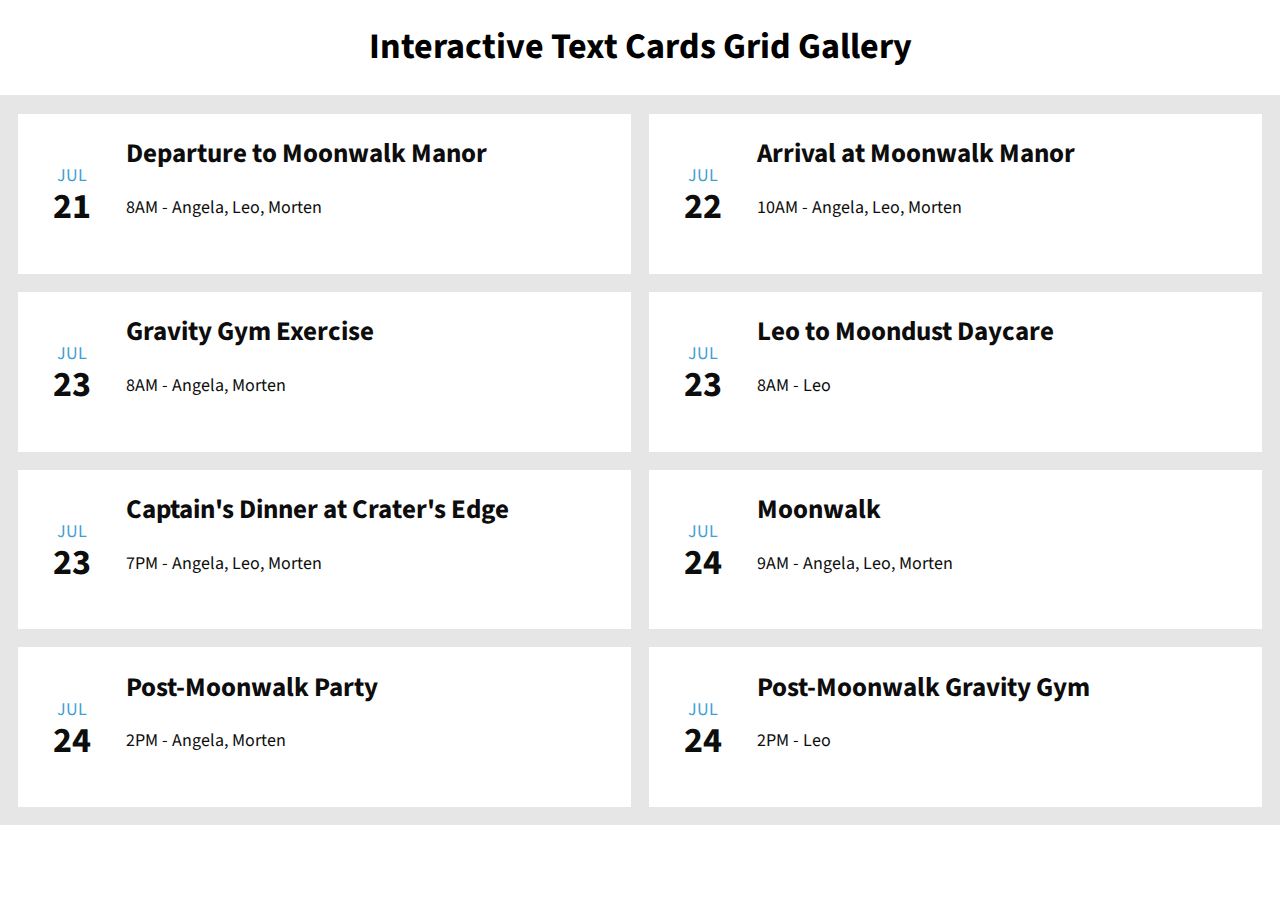
<file: Various-Card-Layouts/text-based-card/index.html>
<!DOCTYPE html>
<html lang="en-US">

<head>
    <meta charset="UTF-8">
    <meta name="viewport" content="width=device-width, initial-scale=1">
    <title>Text Cards Gallery</title>
    <link href="https://fonts.googleapis.com/css?family=PT+Serif:400,400i,700,700i|Source+Sans+Pro:400,400i,600,600i" rel="stylesheet">
    <link rel="stylesheet" href="style-main.css" type="text/css" media="all">
</head>

<body class="site">
    <a class="skip-link screen-reader-text" href="#content">Skip to content</a>

    <header class="masthead">
        <h1 class="site-title">Interactive Text Cards Grid Gallery</h1>
    </header><!-- .masthead -->

    <main id="content" class="main-area">
        <ul class="cards">
            <li class="card">
                <a href="#">
                    <time class="time" datetime="2017-07-21T08:00">
                        <div class="month">Jul</div>
                        <div class="date">21</div>
                    </time>
                    <h2>Departure to Moonwalk Manor</h2>
                    <div class="meta"><time>8AM</time> - Angela, Leo, Morten</div>
                </a>
            </li>
            <li class="card">
                <a href="#">
                    <time class="time" datetime="2017-07-22T10:00">
                        <div class="month">Jul</div>
                        <div class="date">22</div>
                    </time>
                    <h2>Arrival at Moonwalk Manor</h2>
                    <div class="meta"><time>10AM</time> - Angela, Leo, Morten</div>
                </a>
            </li>
            <li class="card">
                <a href="#">
                    <time class="time" datetime="2017-07-23T08:00">
                        <div class="month">Jul</div>
                        <div class="date">23</div>
                    </time>
                    <h2>Gravity Gym Exercise</h2>
                    <div class="meta"><time>8AM</time> - Angela, Morten</div>
                </a>
            </li>
            <li class="card">
                <a href="#">
                    <time class="time" datetime="2017-07-23T08:00">
                        <div class="month">Jul</div>
                        <div class="date">23</div>
                    </time>
                    <h2>Leo to Moondust Daycare</h2>
                    <div class="meta"><time>8AM</time> - Leo</div>
                </a>
            </li>
            <li class="card">
                <a href="#">
                    <time class="time" datetime="2017-07-23T19:00">
                        <div class="month">Jul</div>
                        <div class="date">23</div>
                    </time>
                    <h2>Captain's Dinner at Crater's Edge</h2>
                    <div class="meta"><time>7PM</time> - Angela, Leo, Morten</div>
                </a>
            </li>
            <li class="card">
                <a href="#">
                    <time class="time" datetime="2017-07-24T09:00">
                        <div class="month">Jul</div>
                        <div class="date">24</div>
                    </time>
                    <h2>Moonwalk</h2>
                    <div class="meta"><time>9AM</time> - Angela, Leo, Morten</div>
                </a>
            </li>
            <li class="card">
                <a href="#">
                    <time class="time" datetime="2017-07-24T14:00">
                        <div class="month">Jul</div>
                        <div class="date">24</div>
                    </time>
                    <h2>Post-Moonwalk Party</h2>
                    <div class="meta"><time>2PM</time> - Angela, Morten</div>
                </a>
            </li>
            <li class="card">
                <a href="#">
                    <time class="time" datetime="2017-06-24T14:00">
                        <div class="month">Jul</div>
                        <div class="date">24</div>
                    </time>
                    <h2>Post-Moonwalk Gravity Gym</h2>
                    <div class="meta"><time>2PM</time> - Leo</div>
                </a>
            </li>

        </ul>
    </main>

</body>

</html>
</file>
<file: Full-Bleed-Single-Column-Layout/style-main.css>
/*--------------------------------------------------------------
Accessibility
--------------------------------------------------------------*/
/* Text meant only for screen readers */
.screen-reader-text {
  clip: rect(1px, 1px, 1px, 1px);
  position: absolute !important;
  height: 1px;
  width: 1px;
  overflow: hidden;
}

.screen-reader-text:hover,
.screen-reader-text:active,
.screen-reader-text:focus {
  background-color: #f1f1f1;
  border-radius: 3px;
  box-shadow: 0 0 2px 2px rgba(0, 0, 0, 0.6);
  clip: auto !important;
  color: #21759b;
  display: block;
  font-size: 14px;
  font-weight: bold;
  height: auto;
  left: 5px;
  line-height: normal;
  padding: 15px 23px 14px;
  text-decoration: none;
  top: 5px;
  width: auto;
  z-index: 100000; /* Above WP toolbar */
}

/*--------------------------------------------------------------
Typography
--------------------------------------------------------------*/

body {
  margin: 0;
}

body,
button,
input,
select,
textarea {
  font-family: "Source Sans Pro", "Helvetica", "Arial", sans-serif;
  font-size: 18px;
  line-height: 1.5;
}

h1,
h2,
h3,
h4,
h5,
h6 {
  clear: both;
}

p {
  margin-bottom: 1.5em;
}

b,
strong {
  font-weight: bold;
}

dfn,
cite,
em,
i {
  font-style: italic;
}

blockquote {
  margin: 0 1.5em;
}

address {
  margin: 0 0 1.5em;
}

pre {
  display: inline-block;
  font-family: "Courier 10 Pitch", Courier, monospace;
  color: #ddca7e;
  background: #282c34;
  padding: 0.5em 0.8em;
  border-radius: 0.2em;
}

code,
kbd,
tt,
var {
  font: 15px Monaco, Consolas, "Andale Mono", "DejaVu Sans Mono", monospace;
}

abbr,
acronym {
  border-bottom: 1px dotted #666;
  cursor: help;
}

mark,
ins {
  background: #fff9c0;
  text-decoration: none;
}

sup,
sub {
  font-size: 75%;
  height: 0;
  line-height: 0;
  position: relative;
  vertical-align: baseline;
}

sup {
  bottom: 1ex;
}

sub {
  top: 0.5ex;
}

small {
  font-size: 75%;
}

big {
  font-size: 125%;
}

/*--------------------------------------------------------------
General styling
--------------------------------------------------------------*/

h1,
h2,
h3 {
  text-align: center;
  margin: 0;
  padding: 1em 0;
}

p {
  margin: 0;
  padding: 1em 0;
}

img {
  display: block;
  border: 0;
  width: 100%;
  height: auto;
}

/* Promo section */

.logo,
.site-title {
  text-align: center;
}

.logo {
  font-size: 8em;
}

.site-title {
  margin-top: -1em;
  margin-bottom: 3em;
}

/* Splash section */

.splash {
  background: #fff6e5;
  padding-bottom: 2em;
}

.splash-content {
  padding: 1.5em;
}

@media screen and (min-width: 600px) {
  .splash-text {
    columns: 2;
    column-gap: 2em;
  }

  .splash-text p {
    padding-top: 0;
  }
}

/* Buckets section */

.buckets {
  padding: 2em 1em 1em;
  background: #3e454c;
}

.buckets ul {
  margin: 0;
  padding: 0;
}

.buckets li {
  margin-bottom: 1em;
  background: white;
  list-style-type: none;
}

.bucket {
  padding: 1.5em;
}

/* More section */

.more {
  padding: 2em;
}

/* Twins section */

.twin {
  padding: 2em;
  background: #2185c5;
  color: white;
}

.twin:last-of-type {
  background: #ff7f66;
}

/* Colophon section */
.colophon {
  padding: 2em;
  background: hsl(0, 0%, 10%);
  color: white;
  text-align: center;
}

.colophon a {
  color: white;
}

.colophon a:hover,
.colophon a:focus {
  border-bottom: 1px solid white;
}

/*--------------------------------------------------------------
Use flex to create a three-bucket layout
--------------------------------------------------------------*/

@media screen and (min-width: 700px) {
  @supports (display: flex) {
    .buckets ul {
      display: flex;
      justify-content: space-around;
    }

    .buckets li {
      width: 31%;
    }
  }
}

/*--------------------------------------------------------------
Basic responsive layout for all browsers:
--------------------------------------------------------------*/

.site {
  max-width: 50em;
  margin: 0 auto;
}

/*--------------------------------------------------------------
CSS Grid layout for modern browsers:
--------------------------------------------------------------*/

@supports (grid-area: auto) {
  @media screen and (min-width: 600px) {
    .site {
      max-width: none;
    }

    .main-area > *,
    .colophon {
      display: grid;
      /* Mục đích phải có 4 cột (2 cột ngoài rìa trái/phải bằng nhau để đẩy nội dung vô) */
      grid-template-columns: 1fr repeat(2, minmax(auto, 25em)) 1fr;
    }

    .splash-content,
    ul,
    .more-content {
      grid-column: 2/4;
    }

    .twin,
    aside {
      grid-column: span 2;
    }
  }
}
</file>
<file: Multi-Column-Layout/style-main-magic.css>
/*--------------------------------------------------------------
Accessibility
--------------------------------------------------------------*/
/* Text meant only for screen readers */
.screen-reader-text {
  clip: rect(1px, 1px, 1px, 1px);
  position: absolute !important;
  height: 1px;
  width: 1px;
  overflow: hidden;
}

.screen-reader-text:hover,
.screen-reader-text:active,
.screen-reader-text:focus {
  background-color: #f1f1f1;
  border-radius: 3px;
  box-shadow: 0 0 2px 2px rgba(0, 0, 0, 0.6);
  clip: auto !important;
  color: #21759b;
  display: block;
  font-size: 14px;
  font-weight: bold;
  height: auto;
  left: 5px;
  line-height: normal;
  padding: 15px 23px 14px;
  text-decoration: none;
  top: 5px;
  width: auto;
  z-index: 100000; /* Above WP toolbar */
}

/*--------------------------------------------------------------
Typography
--------------------------------------------------------------*/

body {
  margin: 0;
}

body,
button,
input,
select,
textarea {
  font-family: "Source Sans Pro", "Helvetica", "Arial", sans-serif;
  font-size: 18px;
  line-height: 1.5;
}

h1,
h2,
h3,
h4,
h5,
h6 {
  clear: both;
}

p {
  margin-bottom: 1.5em;
}

b,
strong {
  font-weight: bold;
}

dfn,
cite,
em,
i {
  font-style: italic;
}

blockquote {
  margin: 0 1.5em;
}

address {
  margin: 0 0 1.5em;
}

pre {
  display: inline-block;
  font-family: "Courier 10 Pitch", Courier, monospace;
  color: #ddca7e;
  background: #282c34;
  padding: 0.5em 0.8em;
  border-radius: 0.2em;
}

code,
kbd,
tt,
var {
  font: 15px Monaco, Consolas, "Andale Mono", "DejaVu Sans Mono", monospace;
}

abbr,
acronym {
  border-bottom: 1px dotted #666;
  cursor: help;
}

mark,
ins {
  background: #fff9c0;
  text-decoration: none;
}

sup,
sub {
  font-size: 75%;
  height: 0;
  line-height: 0;
  position: relative;
  vertical-align: baseline;
}

sup {
  bottom: 1ex;
}

sub {
  top: 0.5ex;
}

small {
  font-size: 75%;
}

big {
  font-size: 125%;
}

figure {
  margin: 0;
  padding: 0;
}

/*--------------------------------------------------------------
General styling
--------------------------------------------------------------*/

h1,
h2,
h3 {
  text-align: center;
  margin: 0;
  padding: 1em 0;
}

p {
  margin: 0;
  padding: 1em 0;
}

img {
  display: block;
  border: 0;
  width: 100%;
  height: auto;
}

/* Promo section */

.logo,
.site-title {
  text-align: center;
}

.logo {
  font-size: 8em;
}

.site-title {
  margin-top: -1em;
  margin-bottom: 3em;
}

/* Splash section */

.splash {
  background: #fff6e5;
  padding-bottom: 2em;
}

.splash-content {
  padding: 1.5em;
}

@media screen and (min-width: 600px) {
  .splash-text {
    columns: 2;
    column-gap: 2em;
  }

  .splash-text p {
    padding-top: 0;
  }
}

/* Buckets section */

.buckets {
  padding: 2em 1em 1em;
  background: #3e454c;
}

.buckets ul {
  margin: 0;
  padding: 0;
}

.buckets li {
  margin-bottom: 1em;
  background: white;
  list-style-type: none;
}

.bucket {
  padding: 1.5em;
}

/* More section */

.more {
  padding: 2em;
}

.more-content {
  padding: 1.5em;
}

/* Twins section */

.sidebar {
  background: hsl(0, 0%, 90%);
}

.twin {
  padding: 2em;
  background: #2185c5;
  color: white;
}

.twin:last-of-type {
  background: #ff7f66;
}

/* Colophon section */
.colophon {
  padding: 2em;
  background: hsl(0, 0%, 10%);
  color: white;
  text-align: center;
}

.colophon a {
  color: white;
}

.colophon a:hover,
.colophon a:focus {
  border-bottom: 1px solid white;
}

/*--------------------------------------------------------------
Use flex to create a three-bucket layout
--------------------------------------------------------------*/

@media screen and (min-width: 700px) {
  @supports (display: flex) {
    .buckets ul {
      display: flex;
      justify-content: space-around;
    }

    .buckets li {
      width: 48%;
    }
  }
}

/*--------------------------------------------------------------
Basic responsive layout for all browsers:
--------------------------------------------------------------*/

.site {
  max-width: 50em;
  margin: 0 auto;
}

/*--------------------------------------------------------------
CSS Grid layout for modern browsers:
--------------------------------------------------------------*/

@supports (grid-area: auto) {
  @media screen and (min-width: 50em) {
    .site {
      max-width: none;
      display: grid;
      grid-template-columns: 15em auto;
    }

    .masthead {
      grid-column: 1/3;
    }

    .feature {
      grid-column: 2/3;
    }

    .main-area {
      grid-column: 2/3;
    }

    .sidebar {
      grid-column: 1/2;
      grid-row: 2/4;
    }

    .colophon {
      grid-column: 1/3;
    }
  }

  @media screen and (min-width: 65em) {
    .site {
      grid-template-columns: 15em auto 15em;
    }

    .masthead {
      grid-column: 1/4;
    }

    .sidebar {
      grid-column: 1/4; /* Với tư cách là 1 grid ITEM */
      grid-row: 2/3; /* Với tư cách là 1 grid ITEM */

      display: inherit; /* Với tư cách là 1 grid CONTAINER */
      grid-template-columns: inherit; /* Với tư cách là 1 grid CONTAINER */

      height: 0; /* Lợi dụng overflow của nó để hiện nội dung 2 bên, mà ko có height để ko bị khoảng trống empty ở giữa */
    }

    .twin:last-of-type {
      grid-column: 3/4;
    }

    .colophon {
      grid-column: 1/4;
    }
  }
}
</file>
<file: accessible-off-screen-navigation-layouts/off-screen-to-cover-navigation/style-main.css>
/*--------------------------------------------------------------
Accessibility
--------------------------------------------------------------*/
/* Text meant only for screen readers */
.screen-reader-text {
  clip: rect(1px, 1px, 1px, 1px);
  position: absolute !important;
  height: 1px;
  width: 1px;
  overflow: hidden;
}

.screen-reader-text:hover,
.screen-reader-text:active,
.screen-reader-text:focus {
  background-color: #f1f1f1;
  border-radius: 3px;
  box-shadow: 0 0 2px 2px rgba(0, 0, 0, 0.6);
  clip: auto !important;
  color: #21759b;
  display: block;
  font-size: 14px;
  font-weight: bold;
  height: auto;
  left: 5px;
  line-height: normal;
  padding: 15px 23px 14px;
  text-decoration: none;
  top: 5px;
  width: auto;
  z-index: 100000; /* Above WP toolbar */
}

/*--------------------------------------------------------------
Typography
--------------------------------------------------------------*/

body {
  margin: 0;
}

body,
button,
input,
select,
textarea {
  font-family: "Source Sans Pro", "Helvetica", "Arial", sans-serif;
  font-size: 18px;
  line-height: 1.5;
}

h1,
h2,
h3,
h4,
h5,
h6 {
  clear: both;
}

p {
  margin-bottom: 1.5em;
}

b,
strong {
  font-weight: bold;
}

dfn,
cite,
em,
i {
  font-style: italic;
}

blockquote {
  margin: 0 1.5em;
}

address {
  margin: 0 0 1.5em;
}

pre {
  display: inline-block;
  font-family: "Courier 10 Pitch", Courier, monospace;
  color: #ddca7e;
  background: #282c34;
  padding: 0.5em 0.8em;
  border-radius: 0.2em;
}

code,
kbd,
tt,
var {
  font: 15px Monaco, Consolas, "Andale Mono", "DejaVu Sans Mono", monospace;
}

abbr,
acronym {
  border-bottom: 1px dotted #666;
  cursor: help;
}

mark,
ins {
  background: #fff9c0;
  text-decoration: none;
}

sup,
sub {
  font-size: 75%;
  height: 0;
  line-height: 0;
  position: relative;
  vertical-align: baseline;
}

sup {
  bottom: 1ex;
}

sub {
  top: 0.5ex;
}

small {
  font-size: 75%;
}

big {
  font-size: 125%;
}

figure {
  margin: 0;
}

/*--------------------------------------------------------------
General styling
--------------------------------------------------------------*/

img {
  display: block;
  border: 0;
  width: 100%;
  height: auto;
}

/*--------------------------------------------------------------
Header:
--------------------------------------------------------------*/

.masthead {
  padding: 0 1em;
  text-align: center;
  border-bottom: 1px solid hsl(0, 0%, 90%);
}

/*--------------------------------------------------------------
Navigation:
--------------------------------------------------------------*/
.main-nav {
  padding: 1em;
  font-size: 1.1em;
  color: white;
  background-color: hsl(0, 0%, 10%);
}

.trigger {
  display: none;
  padding: 0.1em 0.5em;
  color: white;
  background: hsl(0, 0%, 10%);
  border: none;
  transform: rotate(90deg);
}

.trigger:focus,
.trigger:hover {
  outline: 2px dotted hsl(0, 0%, 10%);
}

.trigger:focus {
  outline-color: white;
}

.main-nav ul {
  display: flex;
  justify-content: center;
  flex-wrap: wrap;
  margin: 0;
  padding: 0;
  list-style-type: none;
}

.main-nav a {
  display: block;
  padding: 0.4em 1em;
  color: white;
  text-decoration: none;
}

.main-nav a:focus,
.main-nav a:hover {
  text-decoration: underline;
}

/*--------------------------------------------------------------
Cards:
--------------------------------------------------------------*/

.cards {
  max-width: 25em;
  margin: 1em auto;
  padding: 0;
  list-style-type: none;
}

.cards a {
  display: block;
  margin-bottom: 1em;
  text-decoration: none;
}

.caption {
  padding: 1em;
  font-size: 90%;
  color: black;
}

.caption-title {
  margin: 0;
  font-size: 1.4em;
  line-height: 1em;
}

.caption p {
  margin-top: 0.5em;
  margin-bottom: 0;
}

.cards a:focus .caption,
.cards a:hover .caption {
  background: hsl(0, 0%, 97%);
}

/*--------------------------------------------------------------
Sidebar:
--------------------------------------------------------------*/

.twin {
  padding: 2em;
  background: #2185c5;
  color: white;
}

.twin:last-of-type {
  background: #ff7f66;
}

/*--------------------------------------------------------------
Footer:
--------------------------------------------------------------*/

.colophon {
  padding: 2em;
  background: hsl(0, 0%, 10%);
  color: white;
  text-align: center;
}

.colophon a {
  color: white;
}

.colophon a:hover,
.colophon a:focus {
  border-bottom: 1px solid white;
}

/*--------------------------------------------------------------
CSS Grid layout for wider screens, when browser supports grid:
--------------------------------------------------------------*/
@supports (grid-area: auto) {
  @media screen and (min-width: 27em) {
    .site {
      display: grid;
      grid-template-areas:
        "header"
        "main"
        "sidebar"
        "footer";
    }

    .masthead {
      grid-area: header;
    }

    .main-area {
      grid-area: main;
    }

    .sidebar {
      grid-area: sidebar;
    }

    .colophon {
      grid-area: footer;
    }

    .main-nav {
      grid-column: 1;
      grid-row: 1/5;

      position: relative; /* Để tách ra khỏi normal flow của page (layer riêng), dùng đc thuộc tính left */
      width: 12em;
      left: -13em; /* giá trị âm để ẩn đi */
    }

    .reveal .main-nav {
      left: 0;
    }

    .main-nav ul {
      flex-direction: column;
      display: none; /* Để lúc chưa có class 'reveal' (menu chưa mở), thì ko tab vô mấy link của menu */
      position: fixed; /* Để lúc stroll chuột xuống, menu vẫn giữ nguyên */
    }

    .reveal .main-nav ul {
      display: flex;
    }

    .trigger {
      display: block;

      position: fixed;
      top: 1.5em;
      left: 0.2em;
    }

    .reveal .trigger {
      left: 14.5em; /* Có class .reveal tức là menu đang mở, dịch left */
    }

    .cards {
      margin: 0 auto;
      padding: 1em;
    }

    .card {
      margin: 1em 0;
      padding: 0.5em;
      display: grid;
      grid-template-columns: 8em auto;
    }

    .cards a:focus,
    .cards a:hover {
      /* Dùng outline mà ko dùng border để ko bị ảnh hướng vô width khi effect này active/inactive */
      outline: 1px solid hsl(0, 0%, 80%);
    }
  }

  @media screen and (min-width: 60em) {
    .cards {
      max-width: none; /* Ko cần dùng max-width nữa, mọi việc để grid lo */
      margin: 1em 0;
      display: grid;
      grid-template-columns: repeat(2, 25em);
      grid-gap: 1em;
      justify-content: center;
    }

    .card {
      margin: 0;
    }

    .double {
      /* Chiếm 3 hàng */
      grid-row: span 3;
    }

    .double .card {
      /* Để bỏ thuộc tính display: grid, để các elements stack lên nhau */
      display: block;
    }
  }

  @media screen and (min-width: 78em) {
    .site {
      grid-template-columns: auto 15em;
      /* Ko cần đn lại grid-area của từng item, vì đã kế thừa từ min-width: 27em rồi */
      grid-template-areas:
        "header header"
        "main sidebar"
        "footer footer";
    }
  }
}
</file>
<file: accessible-off-screen-navigation-layouts/shift-in-off-canvas-navigation/style-main.css>
/*--------------------------------------------------------------
Accessibility
--------------------------------------------------------------*/
/* Text meant only for screen readers */
.screen-reader-text {
  clip: rect(1px, 1px, 1px, 1px);
  position: absolute !important;
  height: 1px;
  width: 1px;
  overflow: hidden;
}

.screen-reader-text:hover,
.screen-reader-text:active,
.screen-reader-text:focus {
  background-color: #f1f1f1;
  border-radius: 3px;
  box-shadow: 0 0 2px 2px rgba(0, 0, 0, 0.6);
  clip: auto !important;
  color: #21759b;
  display: block;
  font-size: 14px;
  font-weight: bold;
  height: auto;
  left: 5px;
  line-height: normal;
  padding: 15px 23px 14px;
  text-decoration: none;
  top: 5px;
  width: auto;
  z-index: 100000; /* Above WP toolbar */
}

/*--------------------------------------------------------------
Typography
--------------------------------------------------------------*/

body {
  margin: 0;
}

body,
button,
input,
select,
textarea {
  font-family: "Source Sans Pro", "Helvetica", "Arial", sans-serif;
  font-size: 18px;
  line-height: 1.5;
}

h1,
h2,
h3,
h4,
h5,
h6 {
  clear: both;
}

p {
  margin-bottom: 1.5em;
}

b,
strong {
  font-weight: bold;
}

dfn,
cite,
em,
i {
  font-style: italic;
}

blockquote {
  margin: 0 1.5em;
}

address {
  margin: 0 0 1.5em;
}

pre {
  display: inline-block;
  font-family: "Courier 10 Pitch", Courier, monospace;
  color: #ddca7e;
  background: #282c34;
  padding: 0.5em 0.8em;
  border-radius: 0.2em;
}

code,
kbd,
tt,
var {
  font: 15px Monaco, Consolas, "Andale Mono", "DejaVu Sans Mono", monospace;
}

abbr,
acronym {
  border-bottom: 1px dotted #666;
  cursor: help;
}

mark,
ins {
  background: #fff9c0;
  text-decoration: none;
}

sup,
sub {
  font-size: 75%;
  height: 0;
  line-height: 0;
  position: relative;
  vertical-align: baseline;
}

sup {
  bottom: 1ex;
}

sub {
  top: 0.5ex;
}

small {
  font-size: 75%;
}

big {
  font-size: 125%;
}

figure {
  margin: 0;
}

/*--------------------------------------------------------------
General styling
--------------------------------------------------------------*/

img {
  display: block;
  border: 0;
  width: 100%;
  height: auto;
}

/*--------------------------------------------------------------
Header:
--------------------------------------------------------------*/

.masthead {
  padding: 0 1em;
  text-align: center;
  border-bottom: 1px solid hsl(0, 0%, 90%);
}

/*--------------------------------------------------------------
Navigation:
--------------------------------------------------------------*/
.main-nav {
  padding: 1em;
  font-size: 1.1em;
  color: white;
  background-color: hsl(0, 0%, 10%);
}

.trigger {
  display: none;
  padding: 0.1em 0.5em;
  color: white;
  background: hsl(0, 0%, 10%);
  border: none;
  transform: rotate(90deg);
}

.trigger:focus,
.trigger:hover {
  outline: 2px dotted hsl(0, 0%, 10%);
}

.trigger:focus {
  outline-color: white;
}

.main-nav ul {
  display: flex;
  justify-content: center;
  flex-wrap: wrap;
  margin: 0;
  padding: 0;
  list-style-type: none;
}

.main-nav a {
  display: block;
  padding: 0.4em 1em;
  color: white;
  text-decoration: none;
}

.main-nav a:focus,
.main-nav a:hover {
  text-decoration: underline;
}

/*--------------------------------------------------------------
Cards:
--------------------------------------------------------------*/

.cards {
  max-width: 25em;
  margin: 1em auto;
  padding: 0;
  list-style-type: none;
}

.cards a {
  display: block;
  margin-bottom: 1em;
  text-decoration: none;
}

.caption {
  padding: 1em;
  font-size: 90%;
  color: black;
}

.caption-title {
  margin: 0;
  font-size: 1.4em;
  line-height: 1em;
}

.caption p {
  margin-top: 0.5em;
  margin-bottom: 0;
}

.cards a:focus .caption,
.cards a:hover .caption {
  background: hsl(0, 0%, 97%);
}

/*--------------------------------------------------------------
Sidebar:
--------------------------------------------------------------*/

.twin {
  padding: 2em;
  background: #2185c5;
  color: white;
}

.twin:last-of-type {
  background: #ff7f66;
}

/*--------------------------------------------------------------
Footer:
--------------------------------------------------------------*/

.colophon {
  padding: 2em; /* Đơn vị em, tham khảo tới đơn vị của elments cha */
  background: hsl(
    0,
    0%,
    10%
  ); /* hsl, kiểu định nghĩa màu gần với người hơn, dễ mường tượng hơn */
  color: white;
  text-align: center;
}

.colophon a {
  color: white;
}

.colophon a:hover,
.colophon a:focus {
  border-bottom: 1px solid white;
}

/*--------------------------------------------------------------
CSS Grid layout for wider screens, when browser supports grid:
--------------------------------------------------------------*/
/* Ko dùng display: grid, vì để chắc chắn support version grid mới */
@supports (grid-area: auto) {
  @media screen and (min-width: 27em) {
    .site {
      position: relative; /* Để dùng left, kết hợp overflow-x: hidden để xê dịch toàn viewport */
      left: -14em;
      overflow-x: hidden; /* Làm tràn viewport rồi hidden để dịch */
      display: grid;
      grid-template-columns: 15em calc(100% - 1em);
      grid-template-areas:
        "nav header"
        "nav main"
        "nav sidebar"
        "nav footer";
      transition: left 0.6s; /* Để sự dịch chuyển left ra vào mượt mà trong 0.6s */
    }

    .reveal {
      left: 0;
    }

    .masthead {
      grid-area: header; /* Chỉ ra chọn area nào sau khi đã quy định ở grid-template-areas */
    }

    .main-area {
      grid-area: main;
    }

    .sidebar {
      grid-area: sidebar;
    }

    .colophon {
      grid-area: footer;
    }

    .main-nav {
      grid-area: nav;
    }

    .main-nav ul {
      position: fixed;
      display: none;
      flex-direction: column;
    }

    .open ul {
      display: flex;
    }

    .trigger {
      position: fixed;
      display: block;
      top: 1.5em;
      left: 0.2em;
      transition: left 0.6s;
    }

    .reveal .trigger {
      left: 14em;
    }

    .cards {
      margin: 0 auto;
      padding: 1em;
    }

    .card {
      margin: 1em 0;
      padding: 0.5em;
      display: grid;
      grid-template-columns: 8em auto;
    }

    .cards a:focus,
    .cards a:hover {
      outline: 1px solid hsl(0, 0%, 80%); /* dùng outline, ko dùng border để tránh ảnh hưởng width */
    }
  }

  @media screen and (min-width: 60em) {
    .cards {
      max-width: none;
      margin: 1em 0;
      display: grid;
      grid-template-columns: repeat(2, 25em);
      grid-gap: 1em;
      justify-content: center; /* giống giống flex, căn giữa các grid items */
    }

    .card {
      margin: 0;
    }

    .double {
      grid-row: span 3; /* chiếm 3 hàng liên tiếp, từ vị trí default */
    }

    .double .card {
      display: block; /* bỏ display: grid cho .card khi chứa trong .double, để nó stack lên nhau */
    }
  }

  @media screen and (min-width: 78em) {
    .site {
      /* tổng lại thì độ rộng là 100% + 14em, lọt ra ngoài viewport, rồi dùng overflow-x: hidden */
      grid-template-columns: 15em calc(100% - 1em - 15em) 15em;
      grid-template-areas:
        "nav header header"
        "nav main sidebar"
        "nav footer footer";
    }
  }
}
</file>
<file: Various-Card-Layouts/a-complex-magazine-style-grid/style-main.css>
/*--------------------------------------------------------------
Accessibility
--------------------------------------------------------------*/
/* Text meant only for screen readers */
.screen-reader-text {
  clip: rect(1px, 1px, 1px, 1px);
  position: absolute !important;
  height: 1px;
  width: 1px;
  overflow: hidden;
}

.screen-reader-text:hover,
.screen-reader-text:active,
.screen-reader-text:focus {
  background-color: #f1f1f1;
  border-radius: 3px;
  box-shadow: 0 0 2px 2px rgba(0, 0, 0, 0.6);
  clip: auto !important;
  color: #21759b;
  display: block;
  font-size: 14px;
  font-weight: bold;
  height: auto;
  left: 5px;
  line-height: normal;
  padding: 15px 23px 14px;
  text-decoration: none;
  top: 5px;
  width: auto;
  z-index: 100000; /* Above WP toolbar */
}

/*--------------------------------------------------------------
Typography
--------------------------------------------------------------*/

body {
  margin: 0;
}

body,
button,
input,
select,
textarea {
  font-family: "Source Sans Pro", "Helvetica", "Arial", sans-serif;
  font-size: 18px;
  line-height: 1.5;
}

h1,
h2,
h3,
h4,
h5,
h6 {
  clear: both;
}

p {
  margin-bottom: 1.5em;
}

b,
strong {
  font-weight: bold;
}

dfn,
cite,
em,
i {
  font-style: italic;
}

blockquote {
  margin: 0 1.5em;
}

address {
  margin: 0 0 1.5em;
}

pre {
  display: inline-block;
  font-family: "Courier 10 Pitch", Courier, monospace;
  color: #ddca7e;
  background: #282c34;
  padding: 0.5em 0.8em;
  border-radius: 0.2em;
}

code,
kbd,
tt,
var {
  font: 15px Monaco, Consolas, "Andale Mono", "DejaVu Sans Mono", monospace;
}

abbr,
acronym {
  border-bottom: 1px dotted #666;
  cursor: help;
}

mark,
ins {
  background: #fff9c0;
  text-decoration: none;
}

sup,
sub {
  font-size: 75%;
  height: 0;
  line-height: 0;
  position: relative;
  vertical-align: baseline;
}

sup {
  bottom: 1ex;
}

sub {
  top: 0.5ex;
}

small {
  font-size: 75%;
}

big {
  font-size: 125%;
}

figure {
  margin: 0;
}

/*--------------------------------------------------------------
General styling
--------------------------------------------------------------*/

img {
  display: block;
  border: 0;
  width: 100%;
  height: auto;
}

/* Header */

.masthead {
  padding: 0 1em;
  text-align: center;
  border-bottom: 1px solid hsl(0, 0%, 90%);
}

/*--------------------------------------------------------------
Cards:
--------------------------------------------------------------*/

.cards {
  max-width: 25em;
  margin: 1em auto;
  padding: 0;
  list-style-type: none;
}

.cards a {
  display: block;
  margin-bottom: 1em;
  text-decoration: none;
}

.caption {
  padding: 1em;
  font-size: 90%;
  color: black;
}

.caption-title {
  margin: 0;
  font-size: 1.4em;
  line-height: 1em;
}

.caption p {
  margin-top: 0.5em;
  margin-bottom: 0;
}

.cards a:focus .caption,
.cards a:hover .caption {
  background: hsl(0, 0%, 97%);
}

/*--------------------------------------------------------------
CSS Grid layout for wider screens, when browser supports grid:
--------------------------------------------------------------*/
@supports (grid-area: auto) {
  @media screen and (min-width: 27em) {
    .cards {
      margin: 0 auto;
      padding: 1em;
    }

    .card {
      margin: 1em 0;
      padding: 0.5em;

      display: grid;
      grid-template-columns: 8em auto;
    }

    .cards a:focus,
    .cards a:hover {
      outline: 1px solid hsl(0, 0%, 80%);
    }
  }

  @media screen and (min-width: 60em) {
    .cards {
      max-width: none;
      margin: 1em 0;

      display: grid;
      grid-template-columns: repeat(2, 25em);
      justify-content: center; /* Just like display: flex; we do have these properties */
      grid-gap: 1em;
    }

    .card {
      margin: 0;
    }

    .double {
      grid-row: span 3; /* Khi có thêm class này thì nó chiếm 3 dòng */
    }

    .double .card {
      display: block; /* Khi có class double bên ngoài, bên trong ko nên display: grid nữa, vì có đủ chỗ, nên để block cho nó rớt xuống! */
    }
  }
}
</file>
<file: Various-Card-Layouts/image-based-card/style-main.css>
/*--------------------------------------------------------------
Accessibility
--------------------------------------------------------------*/
/* Text meant only for screen readers */
.screen-reader-text {
  clip: rect(1px, 1px, 1px, 1px);
  position: absolute !important;
  height: 1px;
  width: 1px;
  overflow: hidden;
}

.screen-reader-text:hover,
.screen-reader-text:active,
.screen-reader-text:focus {
  background-color: #f1f1f1;
  border-radius: 3px;
  box-shadow: 0 0 2px 2px rgba(0, 0, 0, 0.6);
  clip: auto !important;
  color: #21759b;
  display: block;
  font-size: 14px;
  font-weight: bold;
  height: auto;
  left: 5px;
  line-height: normal;
  padding: 15px 23px 14px;
  text-decoration: none;
  top: 5px;
  width: auto;
  z-index: 100000; /* Above WP toolbar */
}

/*--------------------------------------------------------------
Typography
--------------------------------------------------------------*/

body {
  margin: 0;
}

body,
button,
input,
select,
textarea {
  font-family: "Source Sans Pro", "Helvetica", "Arial", sans-serif;
  font-size: 18px;
  line-height: 1.5;
}

h1,
h2,
h3,
h4,
h5,
h6 {
  clear: both;
}

p {
  margin-bottom: 1.5em;
}

b,
strong {
  font-weight: bold;
}

dfn,
cite,
em,
i {
  font-style: italic;
}

blockquote {
  margin: 0 1.5em;
}

address {
  margin: 0 0 1.5em;
}

pre {
  display: inline-block;
  font-family: "Courier 10 Pitch", Courier, monospace;
  color: #ddca7e;
  background: #282c34;
  padding: 0.5em 0.8em;
  border-radius: 0.2em;
}

code,
kbd,
tt,
var {
  font: 15px Monaco, Consolas, "Andale Mono", "DejaVu Sans Mono", monospace;
}

abbr,
acronym {
  border-bottom: 1px dotted #666;
  cursor: help;
}

mark,
ins {
  background: #fff9c0;
  text-decoration: none;
}

sup,
sub {
  font-size: 75%;
  height: 0;
  line-height: 0;
  position: relative;
  vertical-align: baseline;
}

sup {
  bottom: 1ex;
}

sub {
  top: 0.5ex;
}

small {
  font-size: 75%;
}

big {
  font-size: 125%;
}

figure {
  margin: 0;
}

/*--------------------------------------------------------------
General styling
--------------------------------------------------------------*/

img {
  display: block;
  border: 0;
  width: 100%;
  height: auto;
}

/* Header */

.masthead {
  text-align: center;
  border-bottom: 1px solid hsl(0, 0%, 90%);
}

/*--------------------------------------------------------------
Cards:
--------------------------------------------------------------*/

.cards {
  margin: 1em;
  padding: 0;
  list-style-type: none;
}

.cards a {
  display: block;
  margin-bottom: 1em;
  text-decoration: none;
}

.caption {
  padding: 1em;
  background: hsla(246, 40%, 30%, 0.6);
  color: white;
  font-size: 1.2em;
  transition: all 0.4s;
}

a:focus .caption,
a:hover .caption {
  background: hsla(246, 40%, 30%, 1);
}

.caption-title {
  margin: 0;
  font-size: 1.4em;
  line-height: 1.1em;
}

/*--------------------------------------------------------------
CSS Grid layout for wider screens, when browser supports grid:
--------------------------------------------------------------*/
@supports (grid-area: auto) {
  @media screen and (min-width: 30em) {
    .cards {
      display: grid;
      grid-template-columns: repeat(2, 1fr);
      grid-gap: 1em;
    }

    .cards a {
      margin-bottom: 0;
    }

    figure.card {
      display: grid;
    }

    figure.card img,
    figure.card .caption {
      grid-column: 1;
      grid-row: 1;
    }

    figure.card .caption {
      display: flex;
      align-items: flex-end;

      opacity: 0;
    }

    a:focus .caption,
    a:hover .caption {
      opacity: 1;
      background: hsla(246, 40%, 30%, 0.6);
    }
  }

  @media screen and (min-width: 60em) {
    .cards {
      grid-template-columns: repeat(4, 1fr);
    }

    .double {
      grid-column: span 2;
      grid-row: span 2;
    }
  }
}
</file>
<file: Various-Card-Layouts/text-based-card/style-main.css>
/*--------------------------------------------------------------
Accessibility
--------------------------------------------------------------*/
/* Text meant only for screen readers */
.screen-reader-text {
  clip: rect(1px, 1px, 1px, 1px);
  position: absolute !important;
  height: 1px;
  width: 1px;
  overflow: hidden;
}

.screen-reader-text:hover,
.screen-reader-text:active,
.screen-reader-text:focus {
  background-color: #f1f1f1;
  border-radius: 3px;
  box-shadow: 0 0 2px 2px rgba(0, 0, 0, 0.6);
  clip: auto !important;
  color: #21759b;
  display: block;
  font-size: 14px;
  font-weight: bold;
  height: auto;
  left: 5px;
  line-height: normal;
  padding: 15px 23px 14px;
  text-decoration: none;
  top: 5px;
  width: auto;
  z-index: 100000; /* Above WP toolbar */
}

/*--------------------------------------------------------------
Typography
--------------------------------------------------------------*/

body {
  margin: 0;
}

body,
button,
input,
select,
textarea {
  font-family: "Source Sans Pro", "Helvetica", "Arial", sans-serif;
  font-size: 18px;
  line-height: 1.5;
}

h1,
h2,
h3,
h4,
h5,
h6 {
  clear: both;
  line-height: 1.3em;
}

p {
  margin-bottom: 1.5em;
}

b,
strong {
  font-weight: bold;
}

dfn,
cite,
em,
i {
  font-style: italic;
}

blockquote {
  margin: 0 1.5em;
}

address {
  margin: 0 0 1.5em;
}

pre {
  display: inline-block;
  font-family: "Courier 10 Pitch", Courier, monospace;
  color: #ddca7e;
  background: #282c34;
  padding: 0.5em 0.8em;
  border-radius: 0.2em;
}

code,
kbd,
tt,
var {
  font: 15px Monaco, Consolas, "Andale Mono", "DejaVu Sans Mono", monospace;
}

abbr,
acronym {
  border-bottom: 1px dotted #666;
  cursor: help;
}

mark,
ins {
  background: #fff9c0;
  text-decoration: none;
}

sup,
sub {
  font-size: 75%;
  height: 0;
  line-height: 0;
  position: relative;
  vertical-align: baseline;
}

sup {
  bottom: 1ex;
}

sub {
  top: 0.5ex;
}

small {
  font-size: 75%;
}

big {
  font-size: 125%;
}

figure {
  margin: 0;
}

/*--------------------------------------------------------------
General styling
--------------------------------------------------------------*/

p {
  margin: 0;
  padding: 1em 0;
}

/* Header */

.masthead {
  text-align: center;
  border-bottom: 1px solid hsl(0, 0%, 90%);
}

/* Footer */
.colophon {
  padding: 2em;
  background: hsl(0, 0%, 10%);
  color: white;
  text-align: center;
}

.colophon a {
  color: white;
}

.colophon a:hover,
.colophon a:focus {
  border-bottom: 1px solid white;
}

/*--------------------------------------------------------------
Cards:
--------------------------------------------------------------*/
.main-area {
  padding: 1em;
  background-color: hsl(0, 0%, 90%);
}

.cards {
  margin: 0;
  padding: 0;
  list-style-type: none;
}

.card {
  margin-bottom: 1em;
}

.card a {
  padding: 0 1em;
  text-align: center;
  text-decoration: none;
  background: white;
  border: 1px transparent;
  color: hsl(0, 0%, 5%);
  transition: all 0.2s;
}

.card a:focus,
.card a:hover {
  margin: -5px 5px 5px -5px;
  box-shadow: 5px 5px 0px 0px hsla(0, 0%, 70%, 0.8);
}

.month {
  text-transform: uppercase;
  color: hsl(201, 63%, 54%);
}

.date {
  font-weight: bold;
  font-size: 2em;
  line-height: 1em;
}

/*--------------------------------------------------------------
Card grid:
--------------------------------------------------------------*/
@supports (grid-area: auto) {
  @media screen and (min-width: 50em) {
    .cards {
      display: grid;
      grid-template-columns: 1fr 1fr;
      grid-gap: 1em;
    }

    .card {
      margin-bottom: 0;
      display: flex;
    }

    .card a {
      width: 100%;
    }
  }

  .card a {
    display: grid;
    grid-template-columns: 6em auto;
    grid-template-rows: 1fr 1fr;

    padding: 0 1em 0 0;
    text-align: left;
  }

  .time {
    /* Vai trò là 1 GRID ITEM */
    grid-column: 1;
    grid-row: 1/3;

    /* Vai trò là 1 FLEX CONTAINER */
    display: flex;
    flex-direction: column;
    justify-content: center;
    align-items: center;
  }

  .card h2 {
    grid-column: 2;
    grid-row: 1;

    /* Vai trò là 1 GRID ITEM */
    align-self: flex-end;
  }

  .meta {
    grid-column: 2;
    grid-row: 2;
  }
}
</file>
